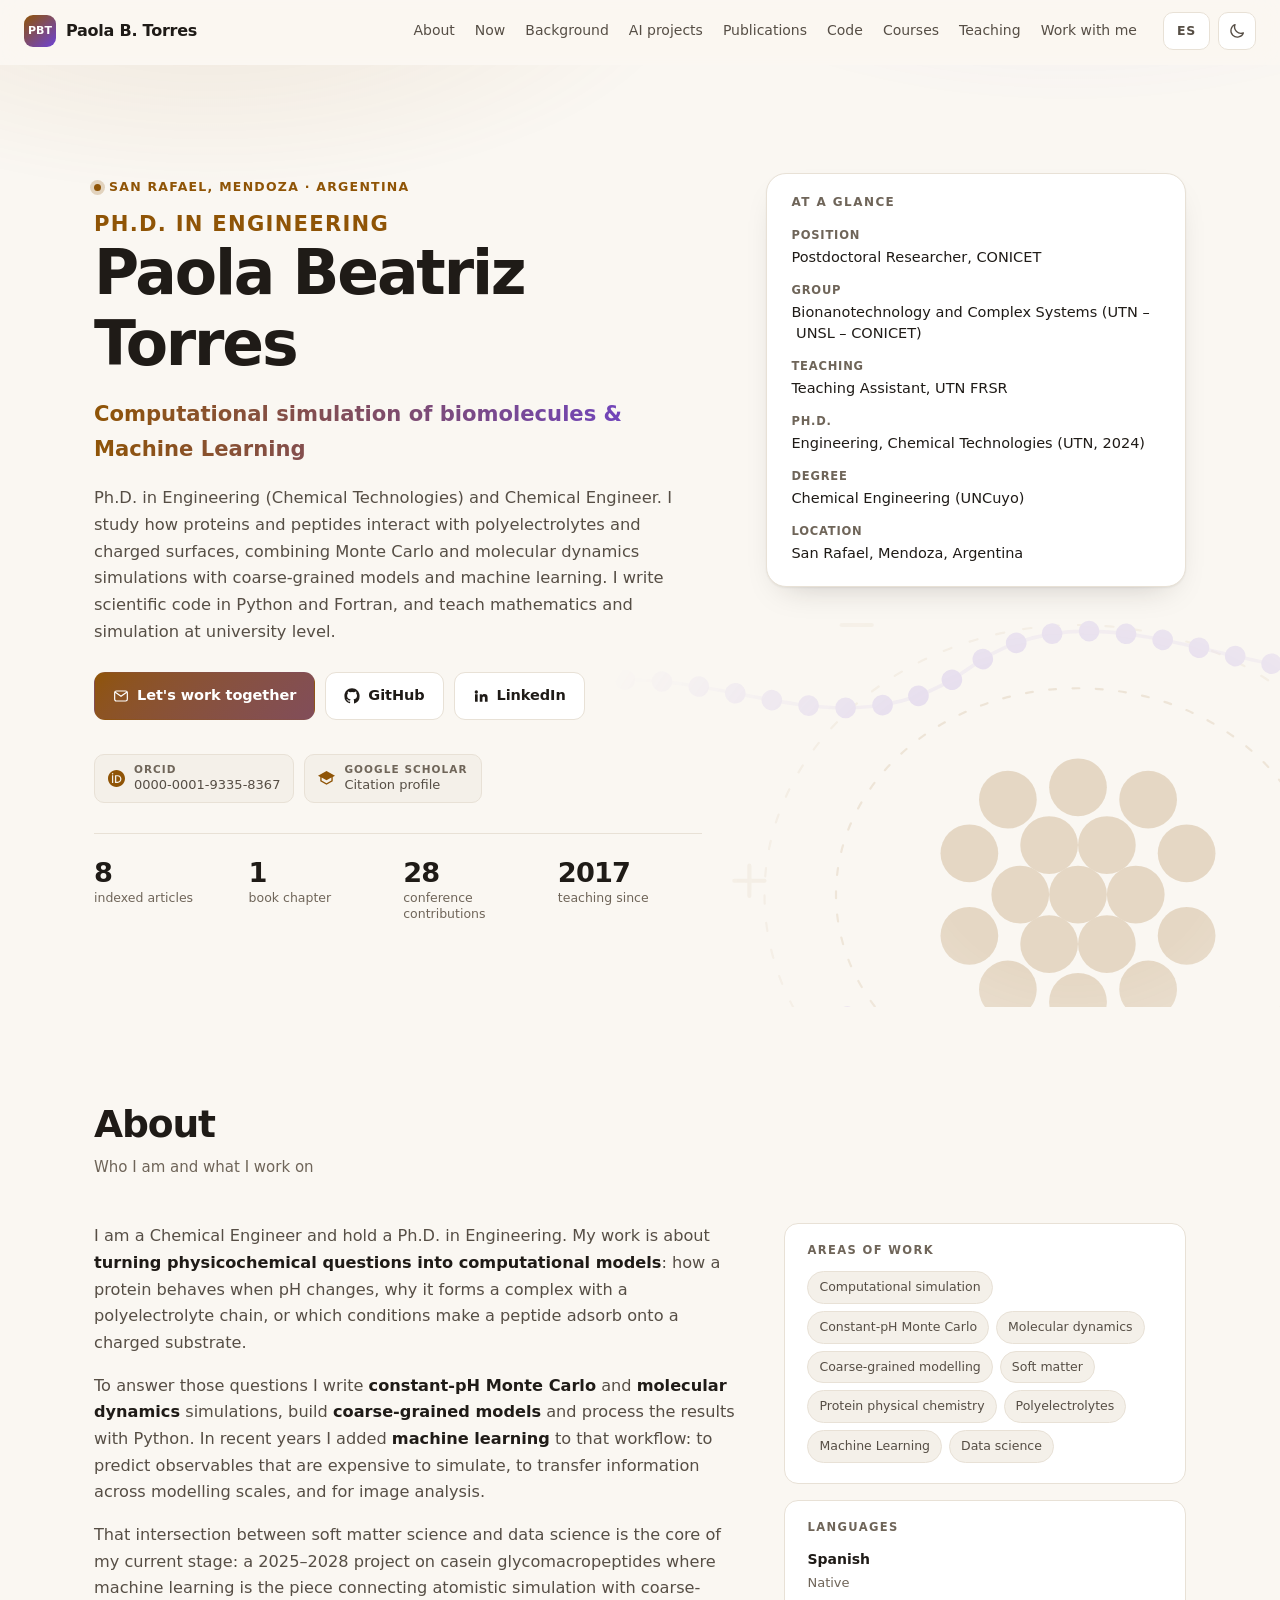
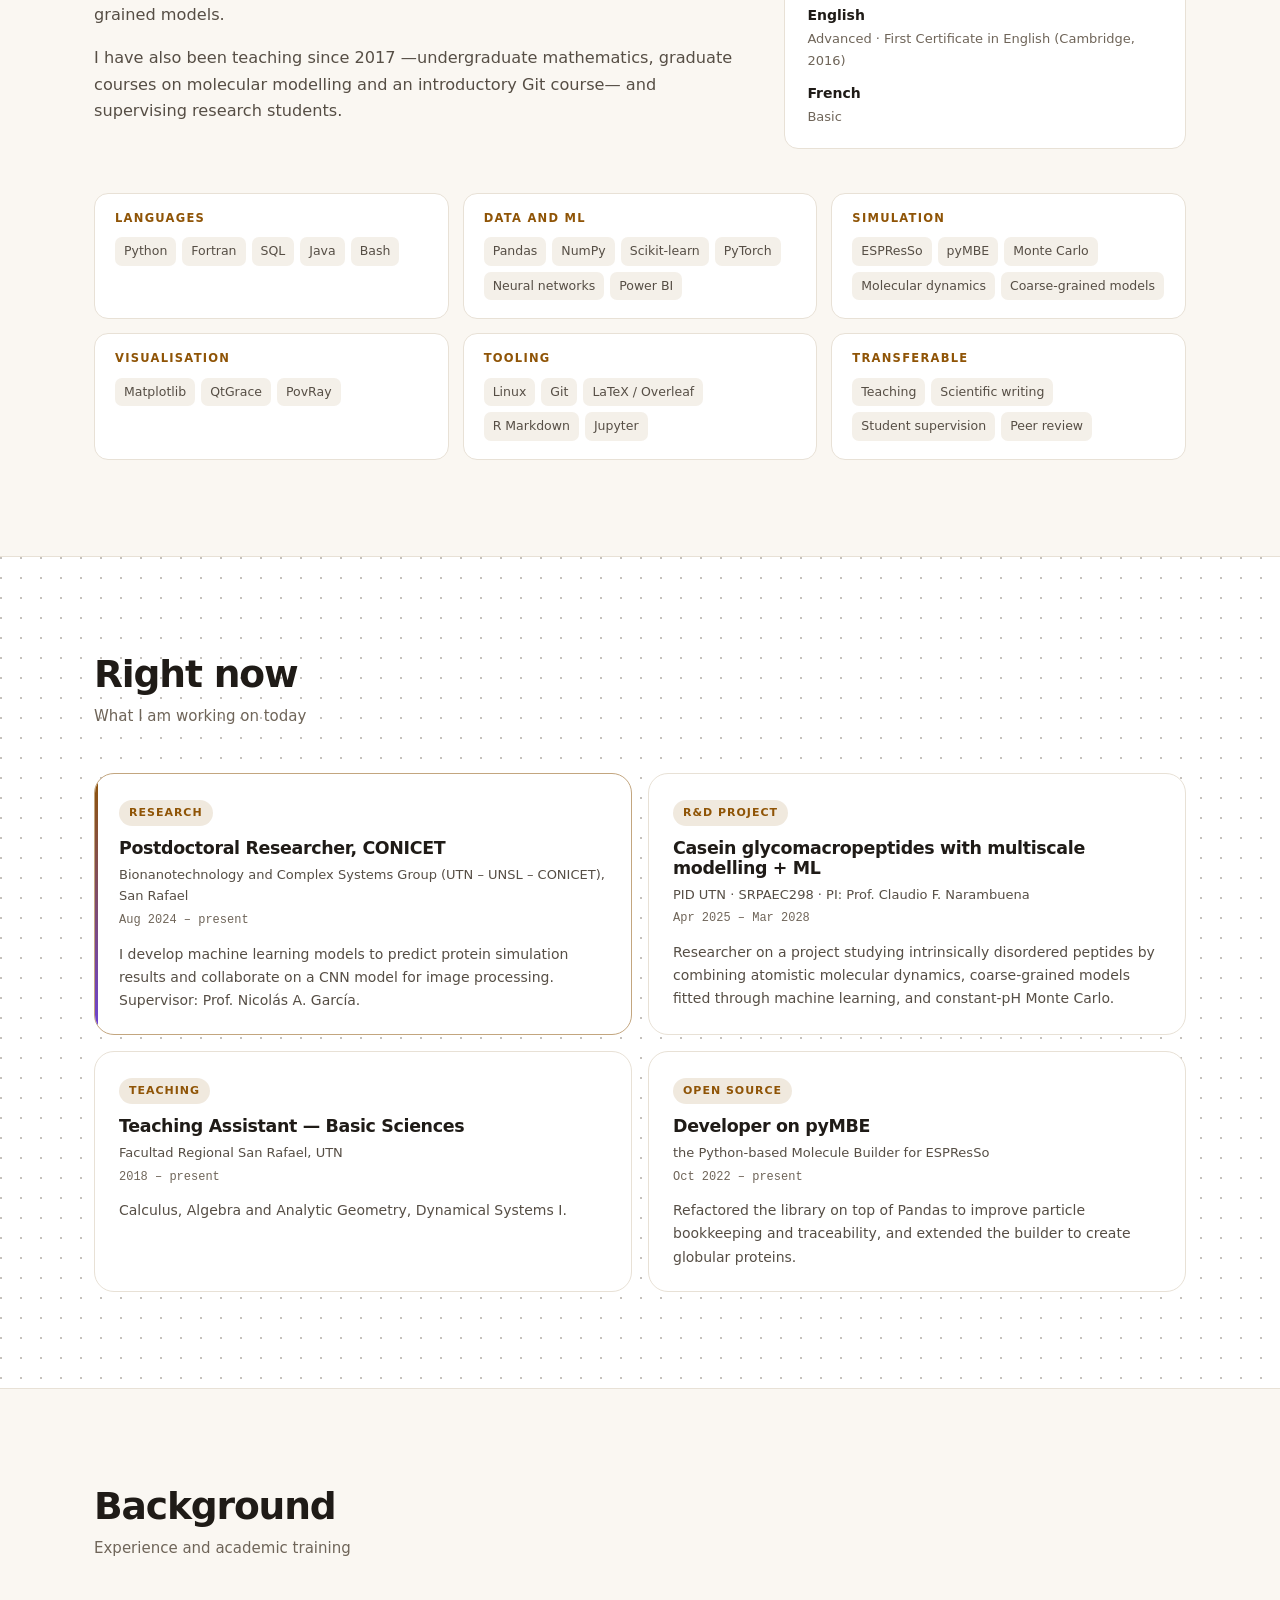
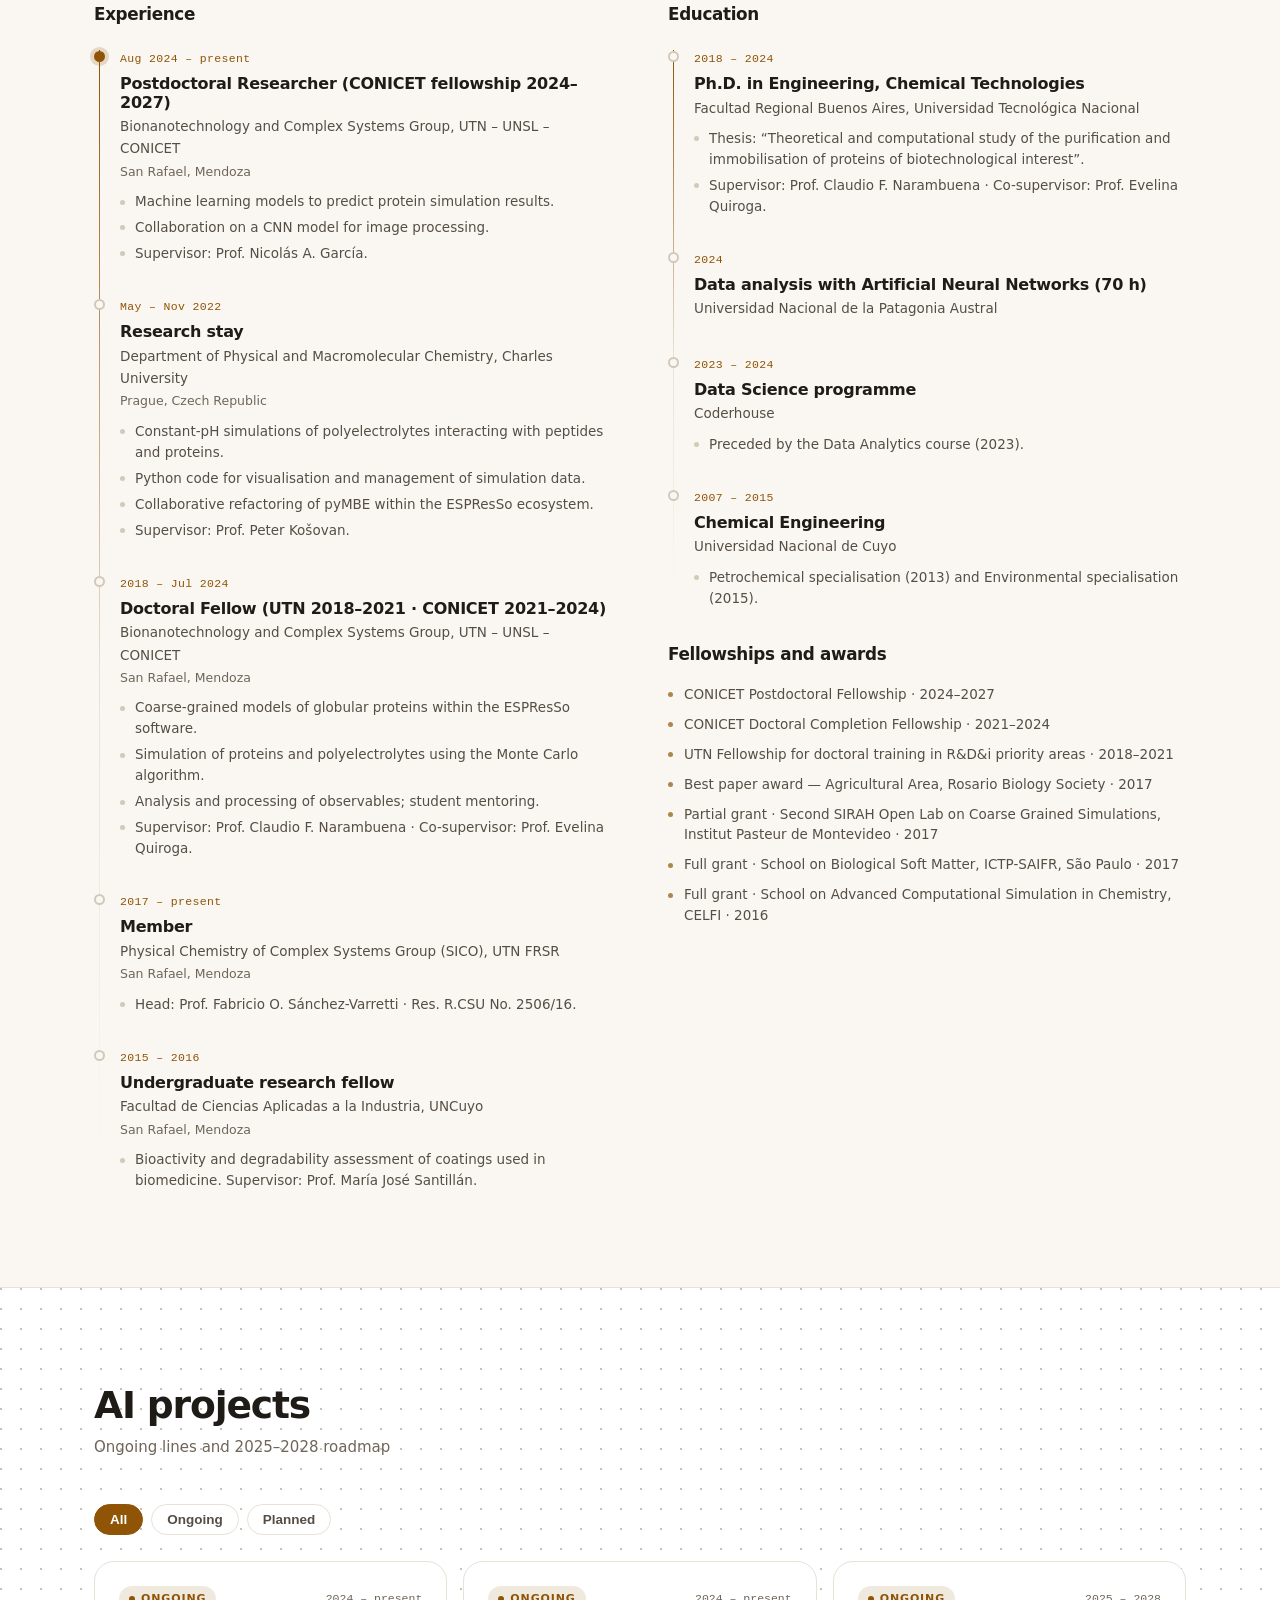
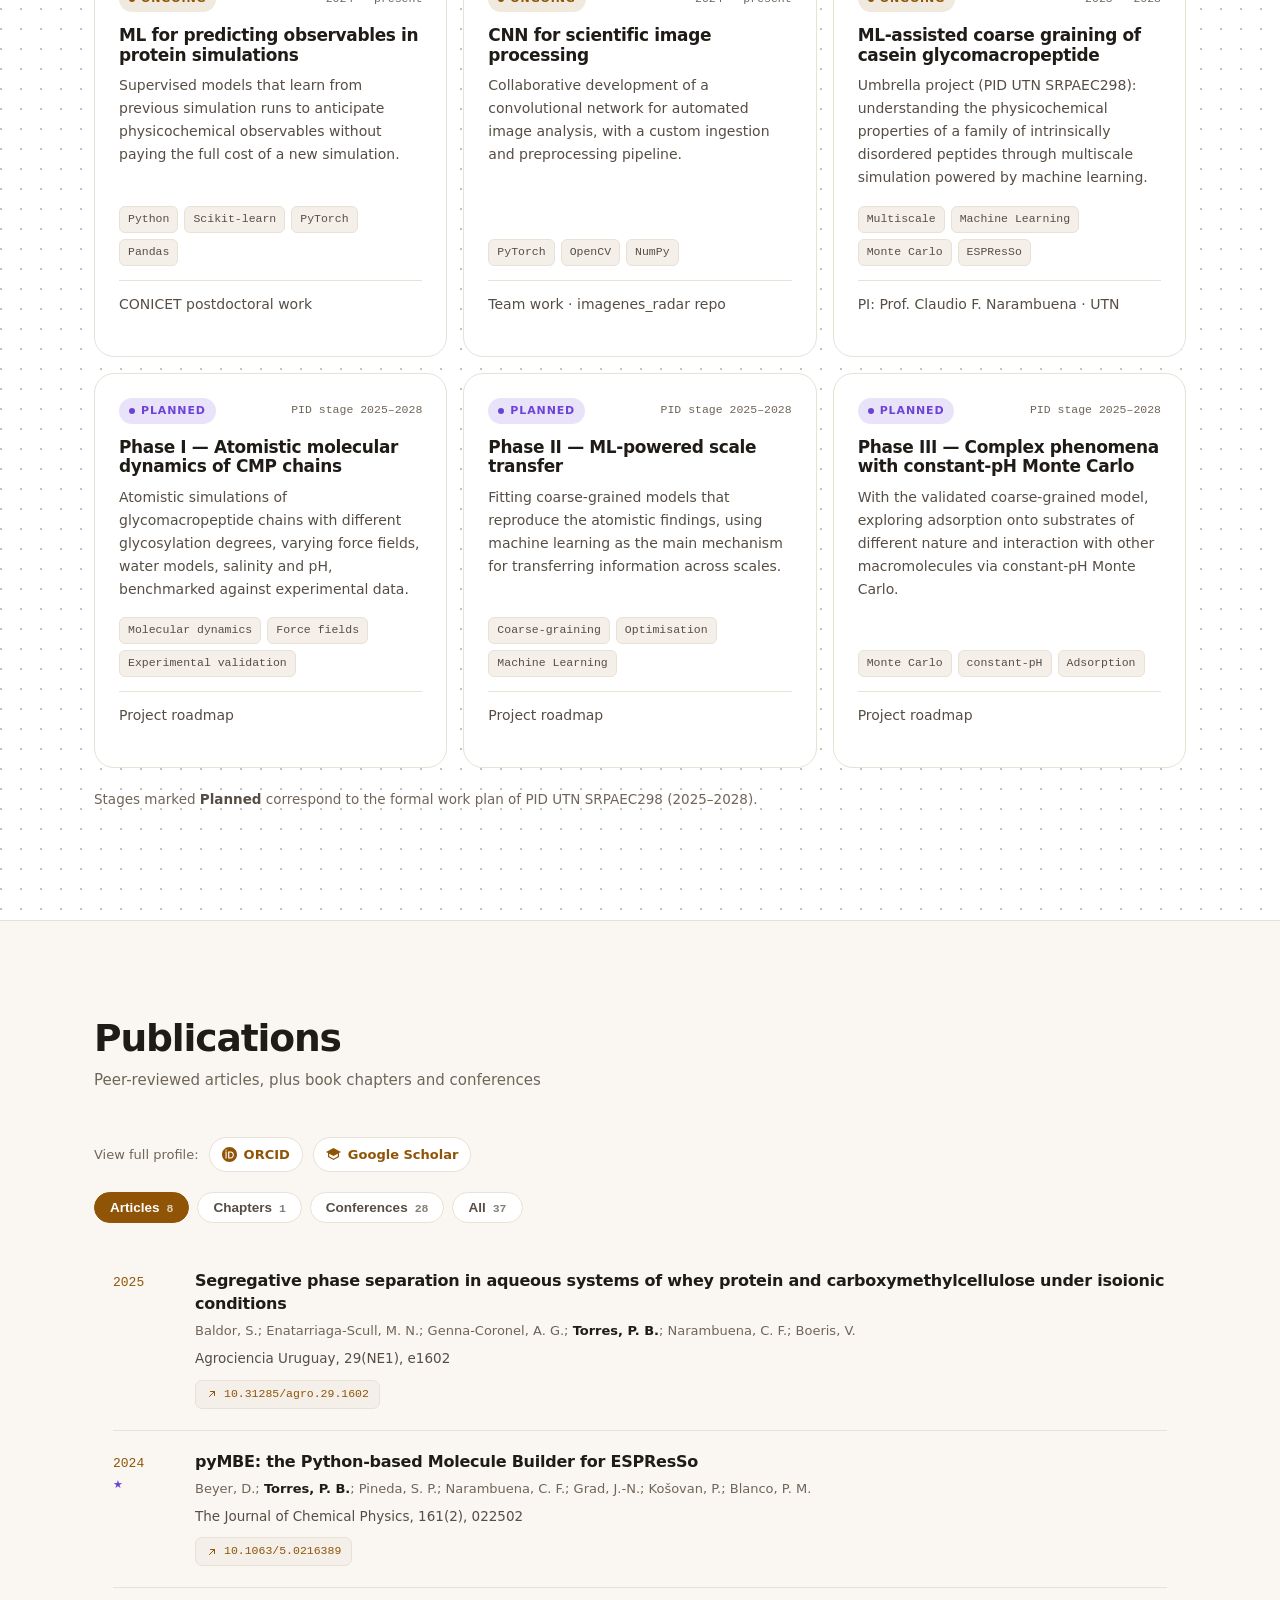
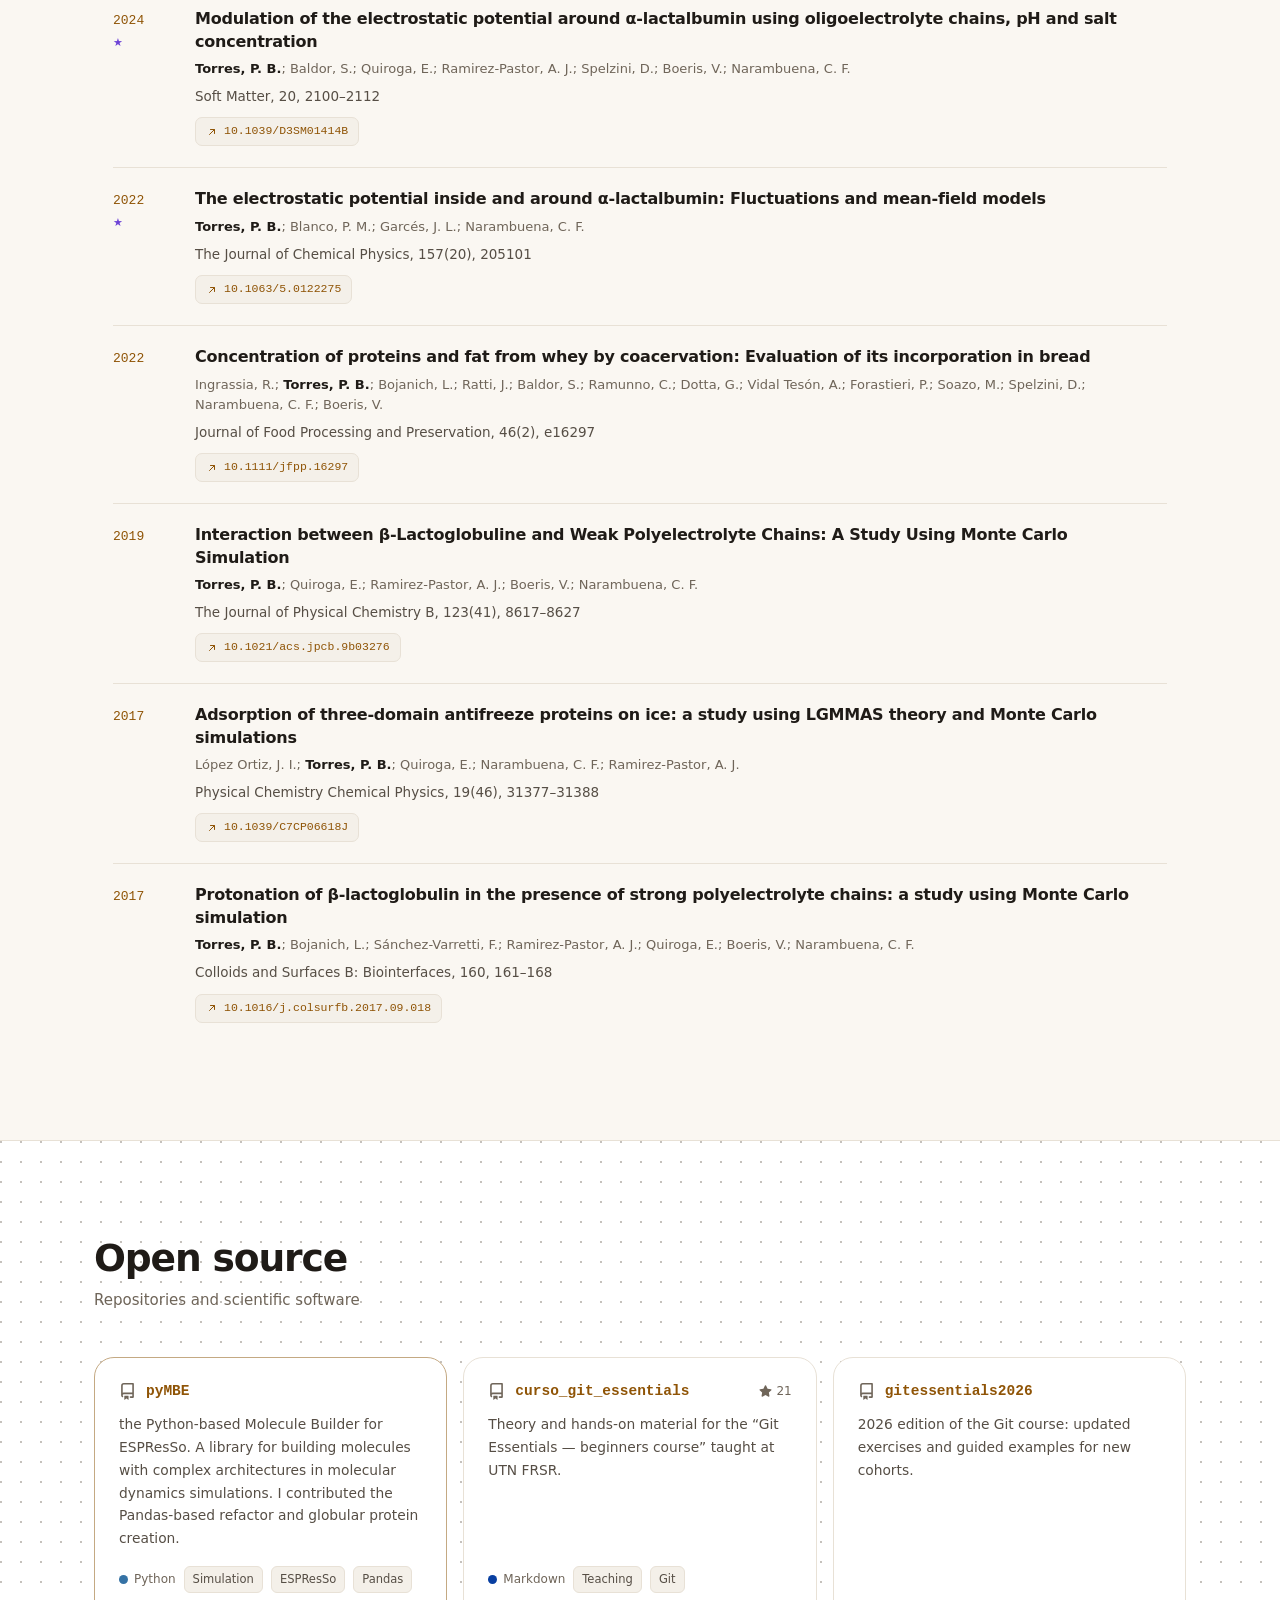
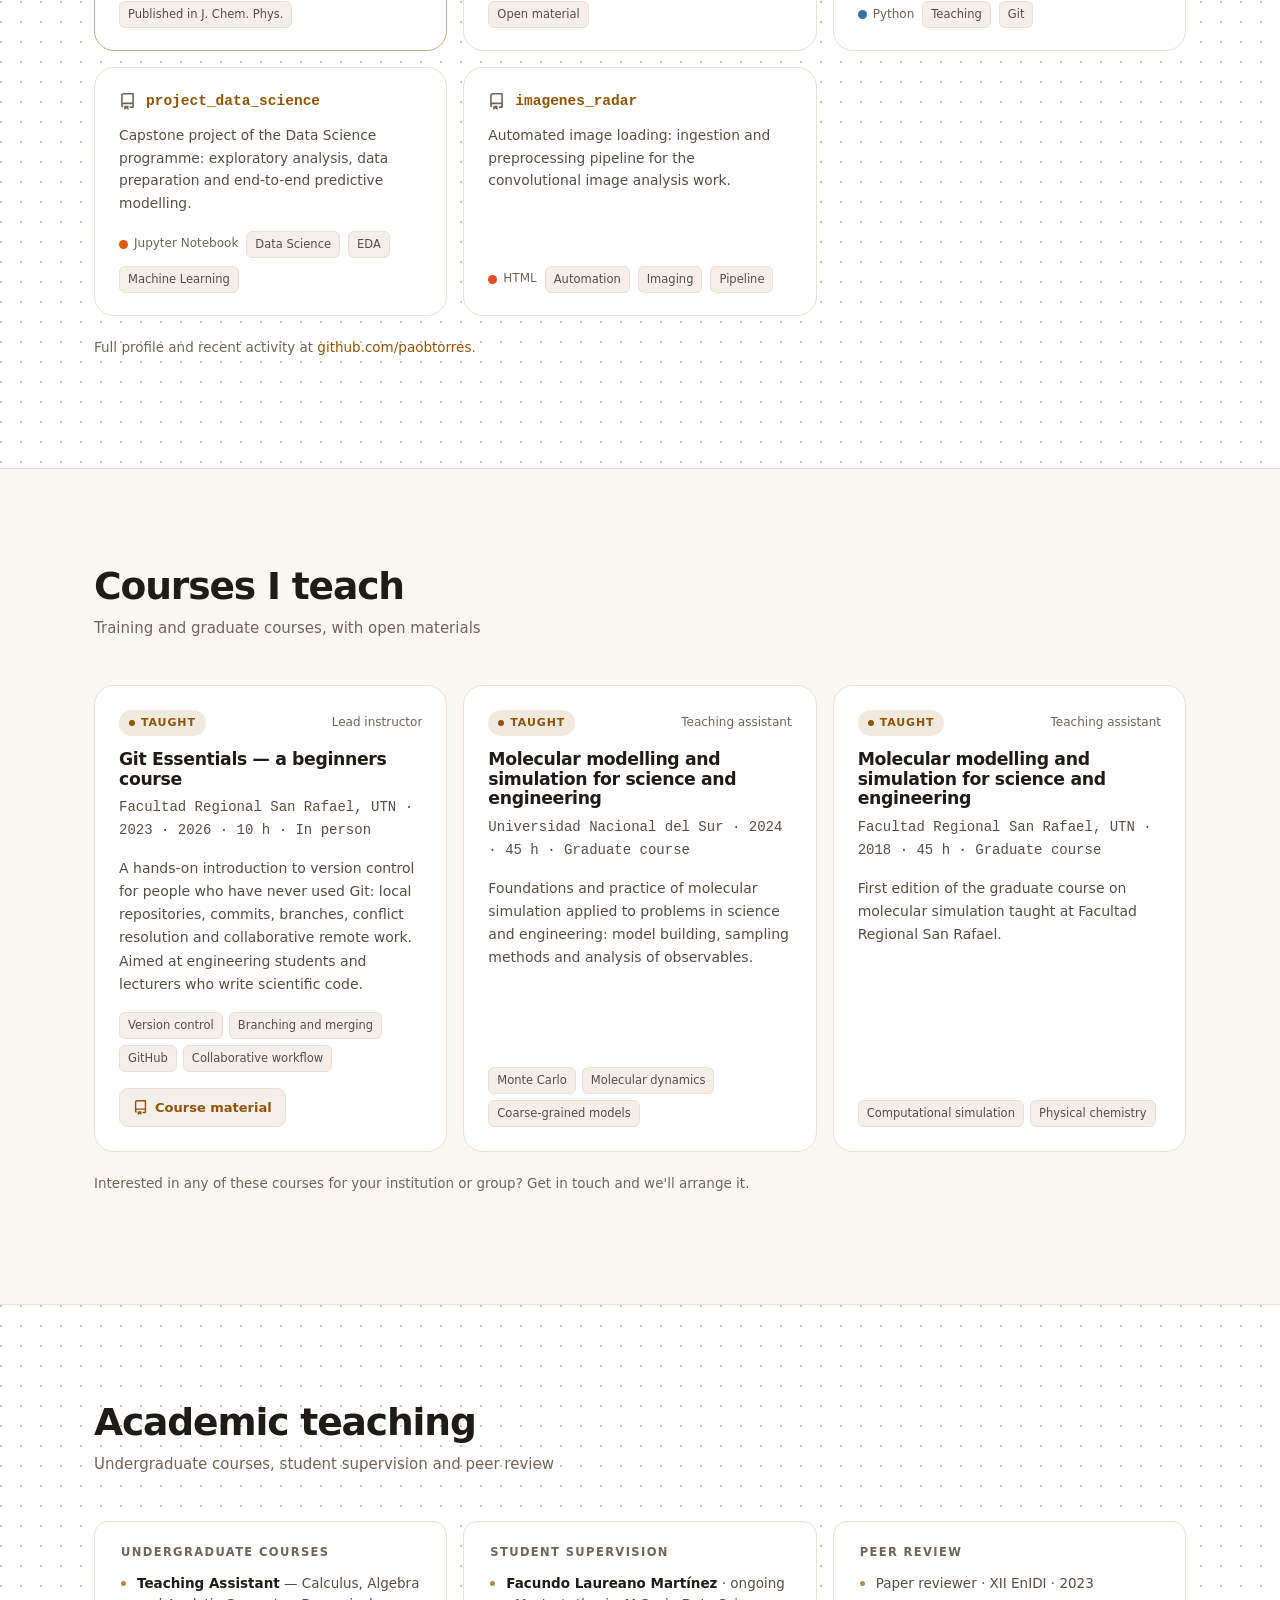
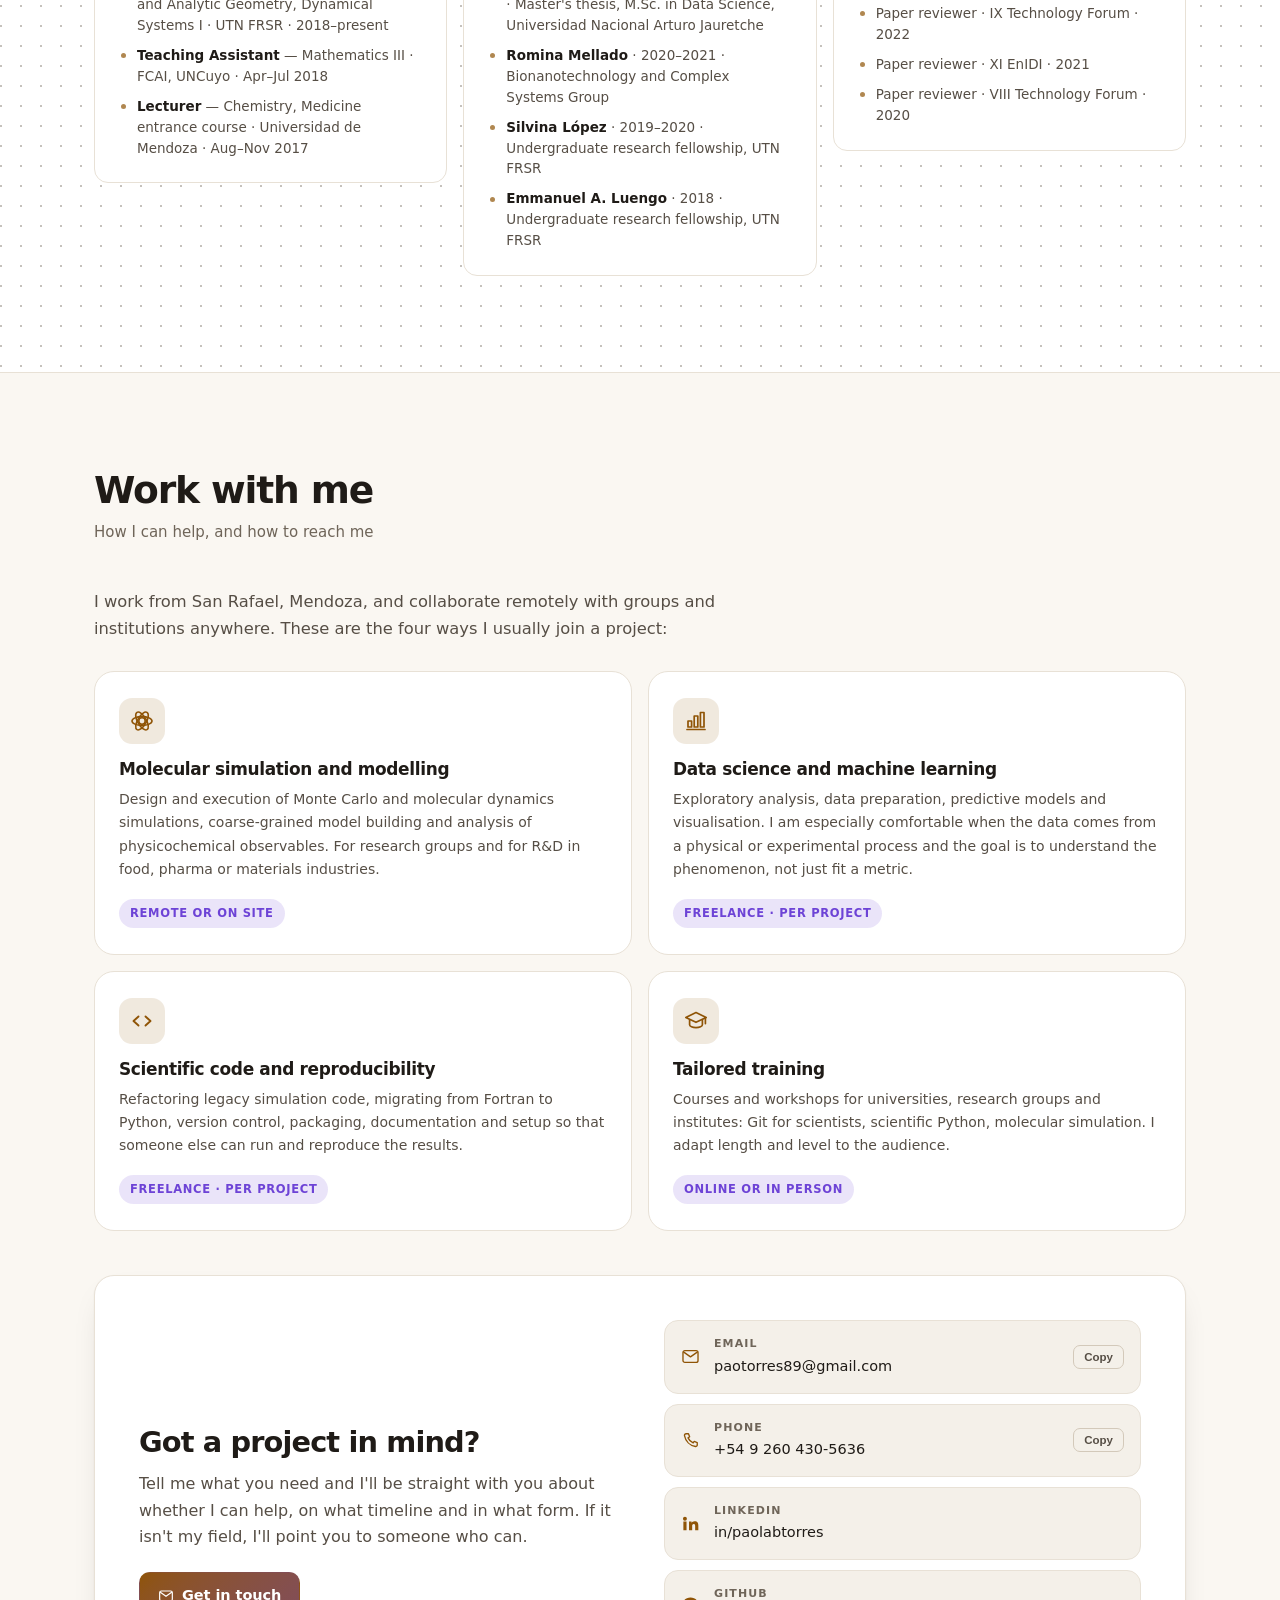
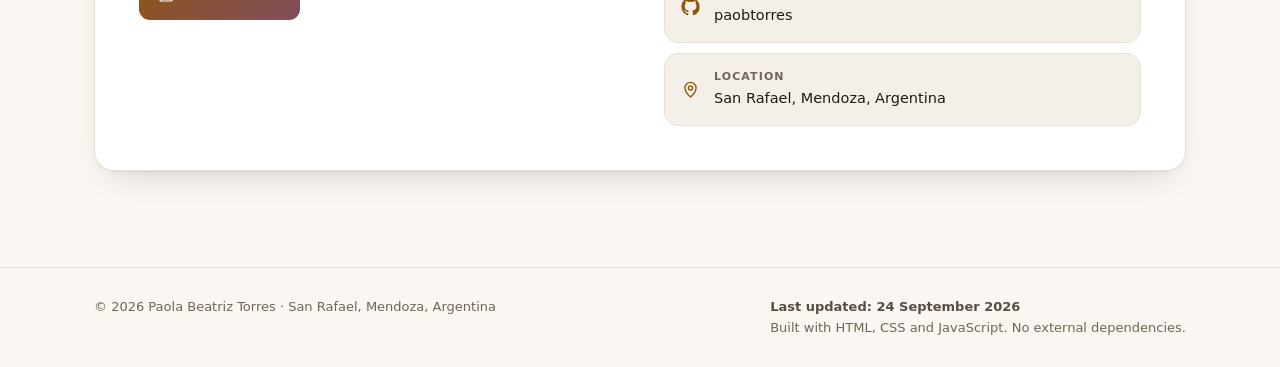
<file: index.html>
<!DOCTYPE html>
<html lang="es">
<head>
  <meta charset="utf-8">
  <meta name="viewport" content="width=device-width, initial-scale=1">
  <title>Dra. Ing. Paola Beatriz Torres — Simulación Computacional &amp; Machine Learning</title>
  <meta name="description" content="Dra. Ing. Paola Beatriz Torres. Doctora en Ingeniería (UTN), investigadora posdoctoral CONICET. Simulación computacional de biomoléculas, modelado de grano grueso y aprendizaje automático. Publicaciones, proyectos de IA, cursos y colaboraciones.">
  <meta name="author" content="Paola Beatriz Torres">
  <meta name="theme-color" content="#131211">
  <link rel="canonical" href="https://paobtorres.github.io/">

  <!-- Tarjeta de vista previa al compartir el enlace (LinkedIn, WhatsApp, X…).
       og:image tiene que ser absoluta: los scrapers no resuelven rutas
       relativas. og.png se genera con og.source.html; si cambia el nombre o el
       cargo, regenerar la imagen además de tocar estas etiquetas. -->
  <meta property="og:type" content="profile">
  <meta property="og:site_name" content="Paola Beatriz Torres">
  <meta property="og:url" content="https://paobtorres.github.io/">
  <meta property="og:title" content="Dra. Ing. Paola Beatriz Torres — Simulación &amp; Machine Learning">
  <meta property="og:description" content="Investigadora posdoctoral CONICET. Simulación computacional de biomoléculas, modelado de grano grueso y aprendizaje automático.">
  <meta property="og:image" content="https://paobtorres.github.io/og.png">
  <meta property="og:image:width" content="1200">
  <meta property="og:image:height" content="630">
  <meta property="og:image:alt" content="Dra. Ing. Paola Beatriz Torres — Simulación computacional de biomoléculas y Machine Learning.">
  <meta property="og:locale" content="es_AR">
  <meta property="og:locale:alternate" content="en_US">
  <meta property="profile:first_name" content="Paola Beatriz">
  <meta property="profile:last_name" content="Torres">

  <meta name="twitter:card" content="summary_large_image">
  <meta name="twitter:title" content="Dra. Ing. Paola Beatriz Torres — Simulación &amp; Machine Learning">
  <meta name="twitter:description" content="Investigadora posdoctoral CONICET. Simulación computacional de biomoléculas, modelado de grano grueso y aprendizaje automático.">
  <meta name="twitter:image" content="https://paobtorres.github.io/og.png">

  <!-- Datos estructurados: le dicen al buscador quién sos, dónde trabajás y
       cuáles son tus perfiles académicos. Todo lo de acá tiene que coincidir
       con datos.js; si cambia uno, cambiar el otro. -->
  <script type="application/ld+json">
  {
    "@context": "https://schema.org",
    "@type": "Person",
    "name": "Paola Beatriz Torres",
    "givenName": "Paola Beatriz",
    "familyName": "Torres",
    "honorificPrefix": "Dra. Ing.",
    "jobTitle": "Investigadora Posdoctoral",
    "description": "Doctora en Ingeniería (mención Tecnologías Químicas) e Ingeniera Química. Simulación computacional de biomoléculas, modelado de grano grueso y aprendizaje automático.",
    "url": "https://paobtorres.github.io/",
    "image": "https://paobtorres.github.io/og.png",
    "email": "mailto:paotorres89@gmail.com",
    "telephone": "+54-9-260-430-5636",
    "identifier": "https://orcid.org/0000-0001-9335-8367",
    "worksFor": {
      "@type": "Organization",
      "name": "Consejo Nacional de Investigaciones Científicas y Técnicas (CONICET)",
      "url": "https://www.conicet.gov.ar/"
    },
    "affiliation": {
      "@type": "Organization",
      "name": "Grupo de Bionanotecnología y Sistemas Complejos (UTN – UNSL – CONICET)"
    },
    "alumniOf": [
      {
        "@type": "CollegeOrUniversity",
        "name": "Universidad Tecnológica Nacional",
        "url": "https://www.utn.edu.ar/"
      },
      {
        "@type": "CollegeOrUniversity",
        "name": "Universidad Nacional de Cuyo",
        "url": "https://www.uncuyo.edu.ar/"
      }
    ],
    "address": {
      "@type": "PostalAddress",
      "addressLocality": "San Rafael",
      "addressRegion": "Mendoza",
      "addressCountry": "AR"
    },
    "knowsLanguage": ["es", "en"],
    "knowsAbout": [
      "Simulación computacional",
      "Monte Carlo a pH constante",
      "Dinámica molecular",
      "Modelado de grano grueso",
      "Materia blanda",
      "Fisicoquímica de proteínas",
      "Polielectrolitos",
      "Machine Learning",
      "Ciencia de datos"
    ],
    "sameAs": [
      "https://orcid.org/0000-0001-9335-8367",
      "https://scholar.google.com/citations?user=IGoJvPAAAAAJ",
      "https://www.linkedin.com/in/paolabtorres/",
      "https://github.com/paobtorres"
    ]
  }
  </script>

  <!-- Aplica tema e idioma antes de pintar, para evitar parpadeos. -->
  <script>
    (function () {
      try {
        var t = localStorage.getItem("pt-theme");
        if (!t) t = window.matchMedia("(prefers-color-scheme: light)").matches ? "light" : "dark";
        document.documentElement.setAttribute("data-theme", t);
        var m = document.querySelector('meta[name="theme-color"]');
        if (m) m.setAttribute("content", t === "light" ? "#faf7f2" : "#131211");

        var q = new URLSearchParams(location.search);

        var p = q.get("lang");
        var l = p || localStorage.getItem("pt-lang") ||
                ((navigator.language || "es").slice(0, 2) === "en" ? "en" : "es");
        document.documentElement.lang = (l === "en" ? "en" : "es");
      } catch (e) {}
    })();
  </script>

  <link rel="stylesheet" href="styles.css">
  <link rel="icon" href="data:image/svg+xml,<svg xmlns='http://www.w3.org/2000/svg' viewBox='0 0 100 100'><rect width='100' height='100' rx='22' fill='%23f0a93c'/><text y='.9em' x='50%25' text-anchor='middle' font-size='40' font-family='system-ui,sans-serif' font-weight='700' fill='%232b1b03'>PBT</text></svg>">
</head>
<body>

<a class="skip-link" href="#contenido" id="skipLink">Saltar al contenido</a>

<!-- ============ NAV ============ -->
<header class="nav" id="nav">
  <div class="nav__inner">
    <a class="nav__brand" href="#inicio">
      <span class="nav__mark" aria-hidden="true">PBT</span>
      <span class="nav__brandtext" id="brandText"></span>
    </a>

    <nav class="nav__links" id="navLinks"></nav>

    <div class="nav__actions">
      <button class="langbtn" id="langToggle" type="button"></button>
      <button class="iconbtn" id="themeToggle" type="button">
        <svg class="ico-sun" viewBox="0 0 24 24" aria-hidden="true"><circle cx="12" cy="12" r="4.2"/><path d="M12 2v2.6M12 19.4V22M2 12h2.6M19.4 12H22M4.9 4.9l1.9 1.9M17.2 17.2l1.9 1.9M19.1 4.9l-1.9 1.9M6.8 17.2l-1.9 1.9"/></svg>
        <svg class="ico-moon" viewBox="0 0 24 24" aria-hidden="true"><path d="M20.5 14.6A8.6 8.6 0 0 1 9.4 3.5a8.6 8.6 0 1 0 11.1 11.1z"/></svg>
      </button>
      <button class="iconbtn nav__burger" id="navBurger" type="button" aria-expanded="false" aria-controls="navLinks">
        <svg viewBox="0 0 24 24" aria-hidden="true"><path d="M3.5 7h17M3.5 12h17M3.5 17h17"/></svg>
      </button>
    </div>
  </div>
  <div class="nav__progress" id="navProgress" aria-hidden="true"></div>
</header>

<main id="contenido">

  <!-- ============ HERO ============ -->
  <section class="hero" id="inicio">
    <div class="hero__glow" aria-hidden="true"></div>

    <!-- Motivo decorativo de fondo: modelo de grano grueso (proteína globular
         + cadenas de polielectrolito + contornos de potencial). Ornamental. -->
    <div class="hero__motivo" aria-hidden="true">
      <svg viewBox="0 0 640 520" fill="none">
        <g stroke="var(--accent)" stroke-linecap="round">
          <ellipse class="motivo__contorno" cx="400" cy="260" rx="228" ry="196" stroke-width="1.6" opacity=".5"  stroke-dasharray="6 14"/>
          <ellipse class="motivo__contorno" cx="400" cy="260" rx="176" ry="150" stroke-width="1.6" opacity=".75" stroke-dasharray="5 12"/>
        </g>
        <g stroke="var(--accent-2)" stroke-linecap="round">
          <path d="M-30 372C86 436 190 296 300 372s224-72 400 -16" stroke-width="2.6" opacity=".45"/>
          <path d="M-30 372C86 436 190 296 300 372s224-72 400 -16" stroke-width="15" stroke-dasharray="0.01 27"/>
          <path d="M-30 138C92 46 208 178 320 96s232 52 380 -18" stroke-width="2.6" opacity=".45"/>
          <path d="M-30 138C92 46 208 178 320 96s232 52 380 -18" stroke-width="15" stroke-dasharray="0.01 27"/>
        </g>
        <g class="motivo__nucleo" fill="var(--accent)">
          <circle cx="479" cy="290" r="21"/><circle cx="451" cy="329" r="21"/>
          <circle cx="400" cy="338" r="21"/><circle cx="349" cy="329" r="21"/>
          <circle cx="321" cy="290" r="21"/><circle cx="321" cy="230" r="21"/>
          <circle cx="349" cy="191" r="21"/><circle cx="400" cy="182" r="21"/>
          <circle cx="451" cy="191" r="21"/><circle cx="479" cy="230" r="21"/>
          <circle cx="442" cy="260" r="21"/><circle cx="421" cy="224" r="21"/>
          <circle cx="379" cy="224" r="21"/><circle cx="358" cy="260" r="21"/>
          <circle cx="379" cy="296" r="21"/><circle cx="421" cy="296" r="21"/>
          <circle cx="400" cy="260" r="21"/>
        </g>
        <g stroke="var(--accent)" stroke-width="3" stroke-linecap="round" opacity=".55">
          <path d="M150 250h22M161 239v22"/><path d="M576 226h22M587 215v22"/>
          <path d="M228 64h22"/><path d="M540 452h22"/>
        </g>
      </svg>
    </div>

    <div class="wrap hero__grid">
      <div class="hero__main">
        <p class="eyebrow" id="heroEyebrow"></p>
        <h1 class="hero__name" id="heroName"></h1>
        <p class="hero__role" id="heroRole"></p>
        <p class="hero__lede" id="heroLede"></p>
        <div class="hero__cta" id="heroCta"></div>
        <ul class="hero__perfiles" id="heroPerfiles"></ul>
        <ul class="hero__stats" id="heroStats"></ul>
      </div>
      <aside class="hero__card" id="heroCard"></aside>
    </div>
  </section>

  <!-- ============ PERFIL ============ -->
  <section class="section" id="perfil">
    <div class="wrap">
      <div class="sec-head"><h2 data-t="perfil"></h2><p class="sec-sub" data-s="perfil"></p></div>
      <div class="perfil">
        <div class="perfil__text" id="perfilText"></div>
        <div class="perfil__side">
          <div class="panel"><h3 class="panel__title" data-t="areas"></h3><ul class="taglist" id="perfilAreas"></ul></div>
          <div class="panel"><h3 class="panel__title" data-t="idiomas"></h3><ul class="kvlist" id="perfilIdiomas"></ul></div>
        </div>
      </div>
      <div class="skills" id="skills"></div>
    </div>
  </section>

  <!-- ============ ACTUALIDAD ============ -->
  <section class="section section--alt" id="actualidad">
    <div class="wrap">
      <div class="sec-head"><h2 data-t="actualidad"></h2><p class="sec-sub" data-s="actualidad"></p></div>
      <div class="nowgrid" id="nowGrid"></div>
    </div>
  </section>

  <!-- ============ TRAYECTORIA ============ -->
  <section class="section" id="trayectoria">
    <div class="wrap">
      <div class="sec-head"><h2 data-t="trayectoria"></h2><p class="sec-sub" data-s="trayectoria"></p></div>
      <div class="tray">
        <div class="tray__col">
          <h3 class="tray__title" data-t="experiencia"></h3>
          <ol class="timeline" id="tlExperiencia"></ol>
        </div>
        <div class="tray__col">
          <h3 class="tray__title" data-t="formacion"></h3>
          <ol class="timeline" id="tlFormacion"></ol>
          <h3 class="tray__title tray__title--sp" data-t="becas"></h3>
          <ul class="minilist" id="listBecas"></ul>
        </div>
      </div>
    </div>
  </section>

  <!-- ============ PROYECTOS DE IA ============ -->
  <section class="section section--alt" id="ia">
    <div class="wrap">
      <div class="sec-head"><h2 data-t="ia"></h2><p class="sec-sub" data-s="ia"></p></div>
      <div class="filters" id="iaFilters" role="group"></div>
      <div class="iagrid" id="iaGrid"></div>
      <p class="note" id="iaNote"></p>
    </div>
  </section>

  <!-- ============ PUBLICACIONES ============ -->
  <section class="section" id="publicaciones">
    <div class="wrap">
      <div class="sec-head"><h2 data-t="publicaciones"></h2><p class="sec-sub" data-s="publicaciones"></p></div>
      <div class="perfilesbar" id="pubPerfiles"></div>
      <div class="filters" id="pubFilters" role="group"></div>
      <ol class="publist" id="pubList"></ol>
    </div>
  </section>

  <!-- ============ CÓDIGO ============ -->
  <section class="section section--alt" id="codigo">
    <div class="wrap">
      <div class="sec-head"><h2 data-t="codigo"></h2><p class="sec-sub" data-s="codigo"></p></div>
      <div class="repogrid" id="repoGrid"></div>
      <p class="note" id="repoNote"></p>
    </div>
  </section>

  <!-- ============ CURSOS ============ -->
  <section class="section" id="cursos">
    <div class="wrap">
      <div class="sec-head"><h2 data-t="cursos"></h2><p class="sec-sub" data-s="cursos"></p></div>
      <div class="cursogrid" id="cursoGrid"></div>
      <p class="note" id="cursoNota"></p>
    </div>
  </section>

  <!-- ============ DOCENCIA ============ -->
  <section class="section section--alt" id="docencia">
    <div class="wrap">
      <div class="sec-head"><h2 data-t="docencia"></h2><p class="sec-sub" data-s="docencia"></p></div>
      <div class="docgrid">
        <div class="panel panel--lg"><h3 class="panel__title" data-t="catedras"></h3><ul class="minilist" id="listDocencia"></ul></div>
        <div class="panel panel--lg"><h3 class="panel__title" data-t="becarios"></h3><ul class="minilist" id="listBecarios"></ul></div>
        <div class="panel panel--lg"><h3 class="panel__title" data-t="evaluacion"></h3><ul class="minilist" id="listEval"></ul></div>
      </div>
    </div>
  </section>

  <!-- ============ COLABORACIONES ============ -->
  <!-- Colaboremos y Contacto eran dos secciones seguidas que decían lo mismo:
       cada una cerraba con su propio «escribime». Ahora es una sola: primero
       en qué puedo sumar, después cómo escribirme. -->
  <section class="section" id="colaborar">
    <div class="wrap">
      <div class="sec-head"><h2 data-t="colaborar"></h2><p class="sec-sub" data-s="colaborar"></p></div>
      <p class="lead" id="buscoIntro"></p>
      <div class="buscogrid" id="buscoGrid"></div>
      <div class="contact" id="contact"></div>
    </div>
  </section>

</main>

<footer class="foot">
  <div class="wrap foot__inner">
    <p id="footLeft"></p>
    <p id="footRight"></p>
  </div>
</footer>

<noscript>
  <div class="wrap" style="padding:2rem 0">
    <p><strong>Esta página necesita JavaScript / This page requires JavaScript.</strong>
    <a href="mailto:paotorres89@gmail.com">paotorres89@gmail.com</a> &middot;
    <a href="https://orcid.org/0000-0001-9335-8367">ORCID</a> &middot;
    <a href="https://github.com/paobtorres">GitHub</a> &middot;
    <a href="https://www.linkedin.com/in/paolabtorres/">LinkedIn</a></p>
  </div>
</noscript>

<script src="datos.js"></script>
<script src="datos.en.js"></script>
<script src="app.js"></script>
</body>
</html>
</file>
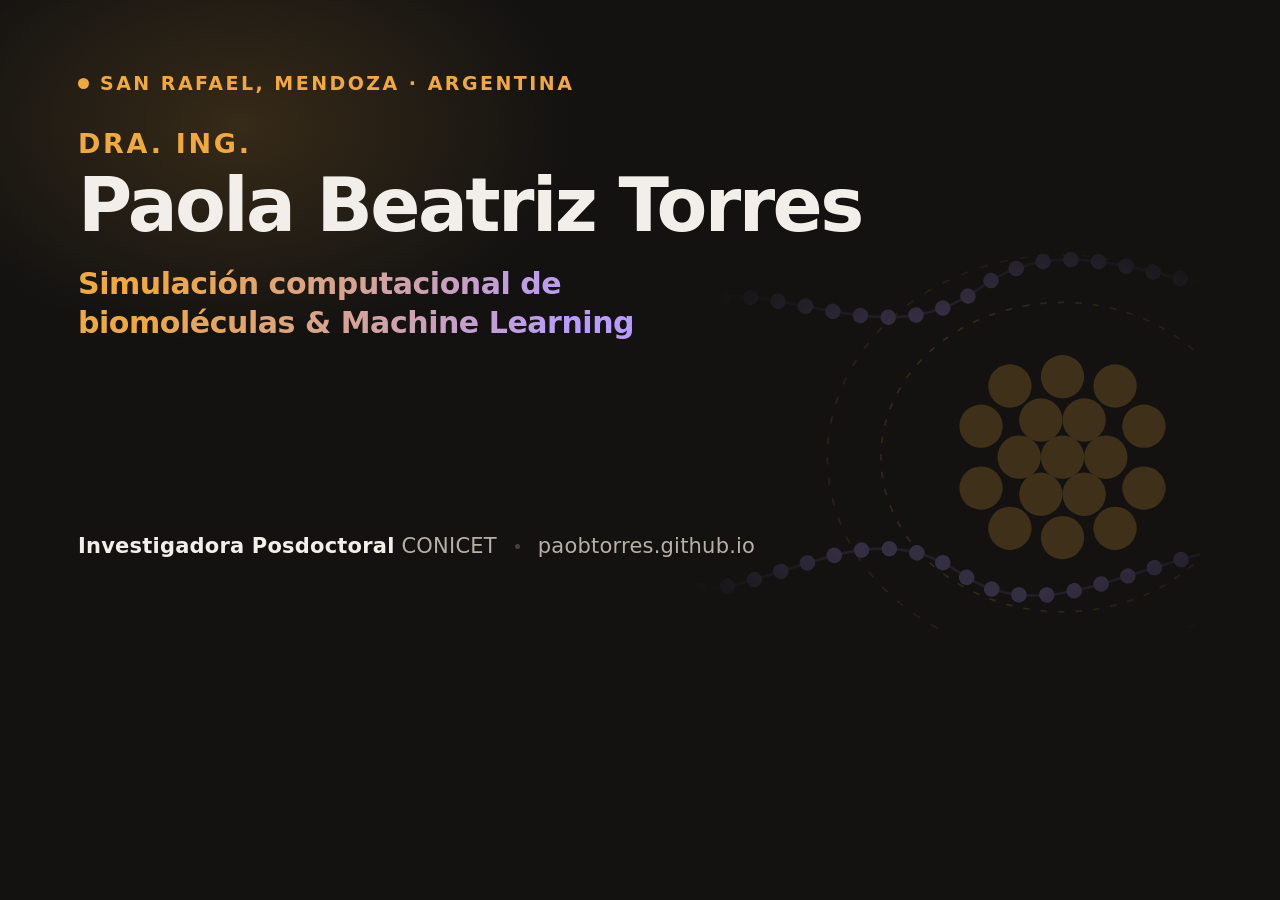
<file: og.source.html>
<!DOCTYPE html>
<html lang="es">
<head>
<meta charset="utf-8">
<style>
  * { margin: 0; padding: 0; box-sizing: border-box; }
  html, body { width: 1200px; height: 630px; overflow: hidden; }
  body {
    background: #131211;
    color: #f2eee9;
    font-family: system-ui, -apple-system, "Segoe UI", Roboto, Helvetica, Arial, sans-serif;
    position: relative;
  }
  .glow {
    position: absolute; inset: -30% 40% 30% -20%;
    background: radial-gradient(closest-side, rgba(240,169,60,.16), transparent 70%);
  }
  .motivo {
    position: absolute; right: -110px; bottom: -95px; width: 660px; opacity: .2;
    -webkit-mask-image: radial-gradient(closest-side, #000 55%, transparent 100%);
            mask-image: radial-gradient(closest-side, #000 55%, transparent 100%);
  }
  .wrap { position: relative; padding: 72px 78px; height: 100%; display: flex; flex-direction: column; }
  .eyebrow {
    display: flex; align-items: center; gap: 11px;
    font-size: 19px; font-weight: 700; letter-spacing: .13em;
    text-transform: uppercase; color: #f0a93c;
  }
  .eyebrow i { width: 11px; height: 11px; border-radius: 50%; background: #f0a93c; display: block; }
  .trato { margin-top: 34px; font-size: 27px; font-weight: 700; letter-spacing: .1em; text-transform: uppercase; color: #f0a93c; }
  h1 { font-size: 74px; line-height: 1.03; letter-spacing: -.035em; font-weight: 800; margin-top: 8px; }
  .rol {
    margin-top: 22px; font-size: 30px; font-weight: 650; line-height: 1.28;
    letter-spacing: -.015em; max-width: 21.5em;
    background: linear-gradient(104deg, #f0a93c 12%, #b79cff 78%);
    -webkit-background-clip: text; background-clip: text; color: transparent;
  }
  .pie {
    margin-top: auto; display: flex; align-items: center; gap: 18px;
    font-size: 21px; color: #b8b0a6; letter-spacing: .01em;
  }
  .pie b { color: #f2eee9; font-weight: 650; }
  .sep { width: 5px; height: 5px; border-radius: 50%; background: #46403a; }
</style>
</head>
<body>
  <div class="glow"></div>

  <svg class="motivo" viewBox="0 0 640 520" fill="none">
    <g stroke="#f0a93c" stroke-linecap="round">
      <ellipse cx="400" cy="260" rx="228" ry="196" stroke-width="1.6" opacity=".5"  stroke-dasharray="6 14"/>
      <ellipse cx="400" cy="260" rx="176" ry="150" stroke-width="1.6" opacity=".75" stroke-dasharray="5 12"/>
    </g>
    <g stroke="#b79cff" stroke-linecap="round">
      <path d="M-30 372C86 436 190 296 300 372s224-72 400 -16" stroke-width="2.6" opacity=".45"/>
      <path d="M-30 372C86 436 190 296 300 372s224-72 400 -16" stroke-width="15" stroke-dasharray="0.01 27"/>
      <path d="M-30 138C92 46 208 178 320 96s232 52 380 -18" stroke-width="2.6" opacity=".45"/>
      <path d="M-30 138C92 46 208 178 320 96s232 52 380 -18" stroke-width="15" stroke-dasharray="0.01 27"/>
    </g>
    <g fill="#f0a93c">
      <circle cx="479" cy="290" r="21"/><circle cx="451" cy="329" r="21"/>
      <circle cx="400" cy="338" r="21"/><circle cx="349" cy="329" r="21"/>
      <circle cx="321" cy="290" r="21"/><circle cx="321" cy="230" r="21"/>
      <circle cx="349" cy="191" r="21"/><circle cx="400" cy="182" r="21"/>
      <circle cx="451" cy="191" r="21"/><circle cx="479" cy="230" r="21"/>
      <circle cx="442" cy="260" r="21"/><circle cx="421" cy="224" r="21"/>
      <circle cx="379" cy="224" r="21"/><circle cx="358" cy="260" r="21"/>
      <circle cx="379" cy="296" r="21"/><circle cx="421" cy="296" r="21"/>
      <circle cx="400" cy="260" r="21"/>
    </g>
  </svg>

  <div class="wrap">
    <p class="eyebrow"><i></i>San Rafael, Mendoza · Argentina</p>
    <p class="trato">Dra. Ing.</p>
    <h1>Paola Beatriz Torres</h1>
    <p class="rol">Simulación computacional de biomoléculas &amp; Machine Learning</p>
    <div class="pie">
      <span><b>Investigadora Posdoctoral</b> CONICET</span>
      <span class="sep"></span>
      <span>paobtorres.github.io</span>
    </div>
  </div>
</body>
</html>
</file>
<file: styles.css>
/* =========================================================================
   Paola B. Torres — landing profesional
   Paleta, tipografía y componentes. Tema claro/oscuro por variables.
   ========================================================================= */

/* ------------------------------------------------------------- TOKENS */
:root {
  --bg:        #131211;
  --bg-alt:    #191716;
  --surface:   #1d1b19;
  --surface-2: #262320;
  --border:    #322e2a;
  --border-2:  #46403a;
  --text:      #f2eee9;
  --text-2:    #b8b0a6;
  --muted:     #8a8178;
  --accent:    #f0a93c;
  --accent-2:  #b79cff;
  --accent-ink:#2b1b03;
  --ring:      rgba(240, 169, 60, .32);
  --shadow:    0 1px 2px rgba(0,0,0,.45), 0 12px 32px -12px rgba(0,0,0,.7);

  --wrap: 1140px;
  --r-sm: 8px;
  --r:    14px;
  --r-lg: 20px;

  --font: "Inter", ui-sans-serif, system-ui, -apple-system, "Segoe UI", Roboto,
          "Helvetica Neue", Arial, "Noto Sans", sans-serif;
  --mono: ui-monospace, SFMono-Regular, "SF Mono", Menlo, Consolas,
          "Liberation Mono", monospace;

  --step: cubic-bezier(.2,.7,.3,1);
}

html[data-theme="light"] {
  --bg:        #faf7f2;
  --bg-alt:    #ffffff;
  --surface:   #ffffff;
  --surface-2: #f4f0e9;
  --border:    #e8e1d6;
  --border-2:  #d3c9ba;
  --text:      #1f1b17;
  --text-2:    #564e45;
  --muted:     #6f6559;   /* contraste AA sobre --bg para textos chicos */
  --accent:    #8f5406;
  --accent-2:  #6d43d6;
  --accent-ink:#ffffff;
  --ring:      rgba(143, 84, 6, .26);
  --shadow:    0 1px 2px rgba(31,27,23,.06), 0 14px 34px -18px rgba(31,27,23,.26);
}

/* ------------------------------------------------------------- RESET */
*, *::before, *::after { box-sizing: border-box; }

html {
  scroll-behavior: smooth;
  scroll-padding-top: 88px;
  -webkit-text-size-adjust: 100%;
}

body {
  margin: 0;
  background: var(--bg);
  color: var(--text);
  font-family: var(--font);
  font-size: 16px;
  line-height: 1.65;
  -webkit-font-smoothing: antialiased;
  -moz-osx-font-smoothing: grayscale;
  overflow-x: hidden;
}

h1, h2, h3, h4 { margin: 0; line-height: 1.15; font-weight: 650; letter-spacing: -.02em; }
p  { margin: 0 0 1em; }
ul, ol { margin: 0; padding: 0; list-style: none; }
img { max-width: 100%; height: auto; display: block; }

a { color: var(--accent); text-decoration: none; }
a:hover { text-decoration: underline; }

:focus-visible {
  outline: 2px solid var(--accent);
  outline-offset: 3px;
  border-radius: 4px;
}

.skip-link {
  position: absolute; left: -9999px; top: 0; z-index: 200;
  background: var(--accent); color: var(--accent-ink);
  padding: .7rem 1.1rem; border-radius: 0 0 var(--r-sm) 0; font-weight: 600;
}
.skip-link:focus { left: 0; }

.wrap { width: 100%; max-width: var(--wrap); margin-inline: auto; padding-inline: 24px; }

/* ------------------------------------------------------------- NAV */
.nav {
  position: sticky; top: 0; z-index: 100;
  background: color-mix(in srgb, var(--bg) 82%, transparent);
  backdrop-filter: saturate(180%) blur(14px);
  -webkit-backdrop-filter: saturate(180%) blur(14px);
  border-bottom: 1px solid transparent;
  transition: border-color .25s var(--step), background .25s var(--step);
}
.nav.is-stuck { border-bottom-color: var(--border); }

/* Más ancho que el contenido (--wrap): con 10 secciones los enlaces no
   entran en 1140px y el nav caería siempre en modo hamburguesa. */
.nav__inner {
  max-width: 1280px; margin-inline: auto; padding: 12px 24px;
  display: flex; align-items: center; gap: 18px;
}

.nav__brand {
  display: inline-flex; align-items: center; gap: 10px;
  color: var(--text); font-weight: 650; letter-spacing: -.015em; white-space: nowrap;
}
.nav__brand:hover { text-decoration: none; }
.nav__mark {
  width: 32px; height: 32px; flex: 0 0 32px;
  display: grid; place-items: center;
  background: linear-gradient(140deg, var(--accent), var(--accent-2));
  color: var(--accent-ink); border-radius: 9px;
  /* 11px y sin separación extra: «PBT» son tres letras en un cuadro de 32px. */
  font-size: 11px; font-weight: 800; letter-spacing: 0;
}

.nav__links { margin-left: auto; display: flex; align-items: center; gap: 4px; }
.nav__links a {
  color: var(--text-2); font-size: 14px; font-weight: 500;
  /* 8px y no 10: con diez secciones los enlaces quedaban a ~50px de no entrar
     en 1280, y el ancho real depende de la fuente del sistema de quien mira. */
  padding: 7px 8px; border-radius: 999px;
  /* Sin nowrap, un enlace largo se parte en dos líneas y agranda el nav sin
     aumentar scrollWidth, con lo que la medición de ajustarNav() falla. */
  white-space: nowrap;
  transition: color .18s, background .18s;
}
.nav__links a:hover { color: var(--text); background: var(--surface-2); text-decoration: none; }
.nav__links a.is-active { color: var(--accent); background: color-mix(in srgb, var(--accent) 12%, transparent); }

.nav__actions { display: flex; align-items: center; gap: 8px; }

.iconbtn {
  width: 38px; height: 38px; display: grid; place-items: center;
  background: var(--surface); border: 1px solid var(--border);
  border-radius: 10px; color: var(--text-2); cursor: pointer;
  transition: color .18s, border-color .18s, transform .18s;
}
.iconbtn:hover { color: var(--text); border-color: var(--border-2); transform: translateY(-1px); }
.iconbtn svg { width: 18px; height: 18px; fill: none; stroke: currentColor; stroke-width: 1.7; stroke-linecap: round; stroke-linejoin: round; }

/* Iconos de marca (GitHub / LinkedIn): son de relleno, no de trazo. */
.ico-fill { fill: currentColor; stroke: none; }
.iconbtn .ico-moon { display: none; }
html[data-theme="light"] .iconbtn .ico-sun  { display: none; }
html[data-theme="light"] .iconbtn .ico-moon { display: block; }

.langbtn {
  height: 38px; padding: 0 13px;
  display: grid; place-items: center;
  background: var(--surface); border: 1px solid var(--border); border-radius: 10px;
  color: var(--text-2); cursor: pointer;
  font: 600 12.5px/1 var(--font); letter-spacing: .06em;
  transition: color .18s, border-color .18s, transform .18s;
}
.langbtn:hover { color: var(--accent); border-color: var(--accent); transform: translateY(-1px); }

.nav__burger { display: none; }

.nav__progress {
  height: 2px; width: 0%;
  background: linear-gradient(90deg, var(--accent), var(--accent-2));
  transition: width .1s linear;
}

/* ------------------------------------------------------------- HERO */
.hero { position: relative; padding: clamp(56px, 9vw, 108px) 0 clamp(48px, 7vw, 84px); overflow: hidden; }

.hero__glow {
  position: absolute; inset: -30% -10% auto -10%; height: 620px; pointer-events: none;
  background:
    radial-gradient(46% 52% at 22% 30%, color-mix(in srgb, var(--accent) 22%, transparent), transparent 70%),
    radial-gradient(42% 48% at 78% 18%, color-mix(in srgb, var(--accent-2) 20%, transparent), transparent 70%);
  filter: blur(12px);
  opacity: .75;
}
html[data-theme="light"] .hero__glow { opacity: .5; }

/* Motivo molecular de fondo: detalle decorativo, nunca protagonista. */
.hero__motivo {
  position: absolute; inset: 0; overflow: hidden;
  pointer-events: none; z-index: 0;
}
.hero__motivo svg {
  position: absolute; right: -10%; bottom: -26%;
  display: block; width: min(880px, 74%); height: auto;
  opacity: .15;
  -webkit-mask-image: radial-gradient(72% 72% at 62% 46%, #000 22%, transparent 82%);
          mask-image: radial-gradient(72% 72% at 62% 46%, #000 22%, transparent 82%);
}
html[data-theme="light"] .hero__motivo svg { opacity: .19; }
.motivo__nucleo   { animation: flotar 9s ease-in-out infinite alternate; }
.motivo__contorno { animation: fluir 40s linear infinite; }
@keyframes flotar { from { transform: translateY(5px); } to { transform: translateY(-8px); } }
@keyframes fluir  { to { stroke-dashoffset: -220; } }

.hero__grid {
  position: relative;
  display: grid; grid-template-columns: minmax(0, 1.45fr) minmax(0, 1fr);
  gap: clamp(28px, 5vw, 64px); align-items: start;
}

.eyebrow {
  display: inline-flex; align-items: center; gap: 8px;
  font-size: 12.5px; font-weight: 600; letter-spacing: .1em; text-transform: uppercase;
  color: var(--accent); margin: 0 0 14px;
}
.eyebrow::before {
  content: ""; width: 7px; height: 7px; border-radius: 50%;
  background: var(--accent); box-shadow: 0 0 0 4px color-mix(in srgb, var(--accent) 22%, transparent);
}

.hero__name {
  font-size: clamp(2.2rem, 5.6vw, 3.85rem);
  letter-spacing: -.035em; font-weight: 700; margin-bottom: .28em;
  text-wrap: balance;
}
/* «Dra. Ing.» acompaña al nombre sin competir con él. */
.hero__trato {
  display: block; margin-bottom: .1em;
  font-size: clamp(.95rem, 1.9vw, 1.32rem);
  font-weight: 600; letter-spacing: .06em; text-transform: uppercase;
  color: var(--accent);
}

.hero__avatar {
  width: 84px; height: 84px; border-radius: 50%;
  object-fit: cover; margin-bottom: 18px;
  border: 2px solid var(--border-2);
}
.hero__role {
  font-size: clamp(1.02rem, 2.1vw, 1.32rem);
  color: var(--text); font-weight: 550; margin-bottom: .85em;
  background: linear-gradient(90deg, var(--accent), var(--accent-2));
  -webkit-background-clip: text; background-clip: text;
  -webkit-text-fill-color: transparent; color: transparent;
}
.hero__lede { color: var(--text-2); font-size: 1.02rem; max-width: 60ch; }

.hero__cta { display: flex; flex-wrap: wrap; gap: 10px; margin: 26px 0 34px; }

.btn {
  display: inline-flex; align-items: center; gap: 8px;
  padding: 11px 18px; border-radius: 11px;
  font-size: 14.5px; font-weight: 600; letter-spacing: -.005em;
  border: 1px solid var(--border); background: var(--surface); color: var(--text);
  cursor: pointer; transition: transform .18s var(--step), border-color .18s, background .18s, box-shadow .18s;
}
.btn:hover { text-decoration: none; transform: translateY(-2px); border-color: var(--border-2); box-shadow: var(--shadow); }
.btn svg { width: 16px; height: 16px; flex: 0 0 16px; }
.btn--primary {
  background: linear-gradient(135deg, var(--accent), color-mix(in srgb, var(--accent) 60%, var(--accent-2)));
  border-color: transparent; color: var(--accent-ink);
}
html[data-theme="light"] .btn--primary { color: #fff; }
.btn--primary:hover { box-shadow: 0 10px 26px -10px var(--ring); }

/* Chips de perfiles académicos (ORCID, Scholar) bajo los botones del hero. */
.hero__perfiles { display: flex; flex-wrap: wrap; gap: 10px; margin: 0 0 30px; }
.hero__perfiles a {
  display: inline-flex; align-items: center; gap: 9px;
  padding: 8px 13px; border-radius: 10px;
  background: var(--surface-2); border: 1px solid var(--border); color: var(--text-2);
  transition: border-color .18s, transform .18s var(--step);
}
.hero__perfiles a:hover { text-decoration: none; border-color: var(--accent); transform: translateY(-2px); }
.hero__perfiles svg { width: 17px; height: 17px; flex: 0 0 17px; fill: var(--accent); }
.hero__perfiles span { display: grid; line-height: 1.3; }
.hero__perfiles b {
  font-size: 10.5px; letter-spacing: .1em; text-transform: uppercase;
  color: var(--muted); font-weight: 650;
}
.hero__perfiles span span, .hero__perfiles a > span { font-size: 13px; }

.hero__stats {
  display: grid; grid-template-columns: repeat(4, minmax(0, 1fr));
  gap: 10px; border-top: 1px solid var(--border); padding-top: 24px;
}
.hero__stats li { display: flex; flex-direction: column; gap: 2px; }
.hero__stats b {
  font-size: clamp(1.35rem, 3vw, 1.7rem); font-weight: 700;
  letter-spacing: -.03em; line-height: 1.1;
}
.hero__stats span { font-size: 12.5px; color: var(--muted); line-height: 1.35; }

.hero__card {
  background: var(--surface); border: 1px solid var(--border);
  border-radius: var(--r-lg); padding: 22px 24px; box-shadow: var(--shadow);
}
/* h2 por jerarquía (va justo después del h1), con cuerpo de rótulo. */
.hero__card h2 {
  font-size: 12px; letter-spacing: .12em; text-transform: uppercase;
  color: var(--muted); font-weight: 650; margin-bottom: 16px;
}
.hero__card dl { margin: 0; display: grid; gap: 13px; }
.hero__card .row { display: grid; gap: 2px; }
.hero__card dt { font-size: 11.5px; letter-spacing: .07em; text-transform: uppercase; color: var(--muted); font-weight: 600; }
.hero__card dd { margin: 0; font-size: 14.5px; color: var(--text); line-height: 1.45; }

/* ------------------------------------------------------------- SECTIONS */
.section { padding: clamp(58px, 8vw, 96px) 0; }
/* Trama de puntos muy tenue para romper la monotonía de los bloques planos. */
.section--alt {
  background:
    radial-gradient(circle at 1px 1px, color-mix(in srgb, var(--muted) 40%, transparent) 1px, transparent 0)
      0 0 / 20px 20px,
    var(--bg-alt);
  border-block: 1px solid var(--border);
}
.section--alt > .wrap { position: relative; }

.sec-head { margin-bottom: clamp(28px, 4vw, 44px); }
.sec-head h2 { font-size: clamp(1.7rem, 3.6vw, 2.35rem); letter-spacing: -.03em; }
.sec-sub { color: var(--muted); margin: 8px 0 0; font-size: 15px; }

.note { color: var(--muted); font-size: 13.5px; margin-top: 20px; }
.note em { color: var(--text-2); font-style: normal; font-weight: 600; }

/* ------------------------------------------------------------- PERFIL */
.perfil {
  display: grid; grid-template-columns: minmax(0, 1.6fr) minmax(0, 1fr);
  gap: clamp(24px, 4vw, 48px); align-items: start;
}
.perfil__text p { color: var(--text-2); font-size: 1.01rem; }
.perfil__text strong { color: var(--text); font-weight: 600; }
.perfil__side { display: grid; gap: 16px; }

.panel {
  background: var(--surface); border: 1px solid var(--border);
  border-radius: var(--r); padding: 20px 22px;
}
.panel--lg { padding: 24px 26px; }
.panel__title {
  font-size: 11.5px; letter-spacing: .12em; text-transform: uppercase;
  color: var(--muted); font-weight: 650; margin-bottom: 14px;
}

.taglist { display: flex; flex-wrap: wrap; gap: 7px; }
.taglist li {
  font-size: 12.5px; padding: 5px 11px; border-radius: 999px;
  background: var(--surface-2); border: 1px solid var(--border);
  color: var(--text-2); white-space: nowrap;
}

.kvlist { display: grid; gap: 11px; }
.kvlist li { display: grid; gap: 1px; }
.kvlist b { font-size: 14px; font-weight: 600; }
.kvlist span { font-size: 13px; color: var(--muted); }

.skills {
  margin-top: clamp(28px, 4vw, 44px);
  display: grid; grid-template-columns: repeat(auto-fit, minmax(min(220px, 100%), 1fr)); gap: 14px;
}
.skillcard {
  background: var(--surface); border: 1px solid var(--border);
  border-radius: var(--r); padding: 18px 20px;
  transition: border-color .2s, transform .2s var(--step);
}
.skillcard:hover { border-color: var(--border-2); transform: translateY(-2px); }
.skillcard h4 {
  font-size: 11.5px; letter-spacing: .11em; text-transform: uppercase;
  color: var(--accent); font-weight: 650; margin-bottom: 12px;
}
.skillcard ul { display: flex; flex-wrap: wrap; gap: 6px; }
.skillcard li { font-size: 12.5px; color: var(--text-2); background: var(--surface-2); border-radius: 7px; padding: 4px 9px; }

/* ------------------------------------------------------------- ACTUALIDAD */
.nowgrid { display: grid; grid-template-columns: repeat(auto-fit, minmax(min(280px, 100%), 1fr)); gap: 16px; }

.nowcard {
  position: relative; overflow: hidden;
  background: var(--surface); border: 1px solid var(--border);
  border-radius: var(--r-lg); padding: 24px 24px 22px;
  transition: border-color .2s, transform .22s var(--step), box-shadow .22s;
}
.nowcard:hover { border-color: var(--border-2); transform: translateY(-3px); box-shadow: var(--shadow); }
.nowcard--hi { border-color: color-mix(in srgb, var(--accent) 42%, var(--border)); }
.nowcard--hi::before {
  content: ""; position: absolute; inset: 0 auto 0 0; width: 3px;
  background: linear-gradient(180deg, var(--accent), var(--accent-2));
}
.nowcard__tag {
  display: inline-block; font-size: 11px; font-weight: 700; letter-spacing: .09em;
  text-transform: uppercase; color: var(--accent);
  background: color-mix(in srgb, var(--accent) 13%, transparent);
  border-radius: 999px; padding: 4px 10px; margin-bottom: 12px;
}
.nowcard h3 { font-size: 1.09rem; margin-bottom: 6px; letter-spacing: -.02em; }
.nowcard__meta { font-size: 13px; color: var(--text-2); margin-bottom: 4px; }
.nowcard__per  { font-family: var(--mono); font-size: 12px; color: var(--muted); margin-bottom: 12px; }
.nowcard__det  { font-size: 14px; color: var(--text-2); margin: 0; }

/* ------------------------------------------------------------- TIMELINE */
.tray { display: grid; grid-template-columns: repeat(auto-fit, minmax(min(320px, 100%), 1fr)); gap: clamp(28px, 5vw, 56px); }
.tray__title { font-size: 1.05rem; margin-bottom: 20px; letter-spacing: -.02em; }
.tray__title--sp { margin-top: 36px; }

.timeline { position: relative; padding-left: 26px; }
.timeline::before {
  content: ""; position: absolute; left: 5px; top: 6px; bottom: 6px; width: 1px;
  background: linear-gradient(180deg, var(--accent), var(--border) 55%, transparent);
}
.tlitem { position: relative; padding-bottom: 28px; }
.tlitem:last-child { padding-bottom: 0; }
.tlitem::before {
  content: ""; position: absolute; left: -26px; top: 7px;
  width: 11px; height: 11px; border-radius: 50%;
  background: var(--bg); border: 2px solid var(--border-2);
}
.tlitem--now::before {
  background: var(--accent); border-color: var(--accent);
  box-shadow: 0 0 0 4px color-mix(in srgb, var(--accent) 20%, transparent);
}
.tlitem__per { font-family: var(--mono); font-size: 11.5px; color: var(--accent); letter-spacing: .03em; }
.tlitem h4 { font-size: 1rem; margin: 5px 0 3px; letter-spacing: -.015em; }
.tlitem__org { font-size: 13.5px; color: var(--text-2); margin: 0 0 2px; }
.tlitem__loc { font-size: 12.5px; color: var(--muted); margin: 0; }
.tlitem ul { margin-top: 9px; display: grid; gap: 5px; }
.tlitem ul li {
  position: relative; padding-left: 15px; font-size: 13.5px; color: var(--text-2); line-height: 1.55;
}
.tlitem ul li::before {
  content: ""; position: absolute; left: 0; top: .62em;
  width: 5px; height: 5px; border-radius: 50%; background: var(--border-2);
}

.minilist { display: grid; gap: 9px; }
.minilist li {
  position: relative; padding-left: 16px; font-size: 13.5px; color: var(--text-2); line-height: 1.55;
}
.minilist li::before {
  content: ""; position: absolute; left: 0; top: .62em;
  width: 5px; height: 5px; border-radius: 50%; background: var(--accent); opacity: .7;
}
.minilist b { color: var(--text); font-weight: 600; }

/* ------------------------------------------------------------- FILTROS */
.filters { display: flex; flex-wrap: wrap; gap: 8px; margin-bottom: 26px; }
.chip {
  font-size: 13.5px; font-weight: 550;
  padding: 7px 15px; border-radius: 999px;
  background: var(--surface); border: 1px solid var(--border); color: var(--text-2);
  cursor: pointer; transition: all .18s var(--step);
}
.chip:hover { border-color: var(--border-2); color: var(--text); }
/* Cuántas entradas hay detrás de cada filtro. */
.chip__n { margin-left: 7px; font-family: var(--mono); font-size: 11.5px; opacity: .72; }
.chip[aria-pressed="true"] {
  background: var(--accent); border-color: var(--accent); color: var(--accent-ink); font-weight: 650;
}
html[data-theme="light"] .chip[aria-pressed="true"] { color: #fff; }

/* ------------------------------------------------------------- IA */
.iagrid { display: grid; grid-template-columns: repeat(auto-fit, minmax(min(300px, 100%), 1fr)); gap: 16px; }

.iacard {
  display: flex; flex-direction: column;
  background: var(--surface); border: 1px solid var(--border);
  border-radius: var(--r-lg); padding: 24px;
  transition: border-color .2s, transform .22s var(--step), box-shadow .22s;
}
.iacard:hover { border-color: var(--border-2); transform: translateY(-3px); box-shadow: var(--shadow); }
.iacard__top { display: flex; align-items: center; justify-content: space-between; gap: 12px; margin-bottom: 14px; }
.badge {
  display: inline-flex; align-items: center; gap: 6px;
  font-size: 11px; font-weight: 700; letter-spacing: .08em; text-transform: uppercase;
  padding: 4px 10px; border-radius: 999px; white-space: nowrap;
}
.badge::before { content: ""; width: 6px; height: 6px; border-radius: 50%; background: currentColor; }
.badge--curso { color: var(--accent);   background: color-mix(in srgb, var(--accent) 13%, transparent); }
.badge--plan  { color: var(--accent-2); background: color-mix(in srgb, var(--accent-2) 15%, transparent); }
.iacard__per { font-family: var(--mono); font-size: 11.5px; color: var(--muted); text-align: right; }
.iacard h3 { font-size: 1.06rem; margin-bottom: 9px; letter-spacing: -.02em; }
.iacard p { font-size: 14px; color: var(--text-2); margin-bottom: 16px; }
.iacard__stack { display: flex; flex-wrap: wrap; gap: 6px; margin: auto 0 14px; }
.iacard__stack span {
  font-size: 11.5px; font-family: var(--mono); color: var(--text-2);
  background: var(--surface-2); border: 1px solid var(--border); border-radius: 6px; padding: 3px 8px;
}
.iacard__ctx {
  font-size: 12px; color: var(--muted); border-top: 1px solid var(--border);
  padding-top: 12px; margin: 0;
}

/* ------------------------------------------------------------- PUBLICACIONES */
.publist { display: grid; }
.pubitem {
  position: relative;
  display: grid; grid-template-columns: 62px minmax(0, 1fr); gap: 20px;
  padding: 20px 18px; border-radius: var(--r);
  border: 1px solid transparent;
  transition: background .18s, border-color .18s;
}
.pubitem:hover { background: var(--surface); border-color: var(--border); }
/* Separador recto: un borde superior con radio se vería curvado. */
.pubitem + .pubitem::after {
  content: ""; position: absolute; left: 18px; right: 18px; top: -1px;
  height: 1px; background: var(--border); transition: opacity .18s;
}
.pubitem:hover::after, .pubitem:hover + .pubitem::after { opacity: 0; }

.pubitem__year { font-family: var(--mono); font-size: 13px; color: var(--accent); padding-top: 2px; }
.pubitem__body { min-width: 0; }
.pubitem h3 { font-size: 1rem; line-height: 1.4; letter-spacing: -.015em; margin-bottom: 6px; }
.pubitem__aut { font-size: 13px; color: var(--muted); margin: 0 0 6px; line-height: 1.55; }
.pubitem__aut b { color: var(--text); font-weight: 650; }
.pubitem__src { font-size: 13.5px; color: var(--text-2); margin: 0; }
.pubitem__foot { display: flex; flex-wrap: wrap; align-items: center; gap: 10px; margin-top: 10px; }

.doi {
  display: inline-flex; align-items: center; gap: 6px;
  font-family: var(--mono); font-size: 11.5px;
  padding: 4px 10px; border-radius: 7px;
  background: var(--surface-2); border: 1px solid var(--border); color: var(--accent);
  transition: border-color .18s, transform .18s;
}
.doi:hover { text-decoration: none; border-color: var(--accent); transform: translateY(-1px); }
.doi svg { width: 12px; height: 12px; fill: none; stroke: currentColor; stroke-width: 2; stroke-linecap: round; stroke-linejoin: round; }
.idtag { font-family: var(--mono); font-size: 11.5px; color: var(--muted); }
.star {
  font-size: 11px; font-weight: 700; letter-spacing: .07em; text-transform: uppercase;
  color: var(--accent-2); background: color-mix(in srgb, var(--accent-2) 14%, transparent);
  border-radius: 999px; padding: 3px 9px;
}

/* Barra de perfiles arriba de las publicaciones */
.perfilesbar { display: flex; flex-wrap: wrap; align-items: center; gap: 10px; margin-bottom: 20px; }
.perfilesbar__lbl { font-size: 13px; color: var(--muted); }
.perfilesbar__a {
  display: inline-flex; align-items: center; gap: 7px;
  font-size: 13px; font-weight: 600; padding: 6px 12px; border-radius: 999px;
  background: var(--surface); border: 1px solid var(--border); color: var(--accent);
  transition: border-color .18s, transform .18s;
}
.perfilesbar__a:hover { text-decoration: none; border-color: var(--accent); transform: translateY(-1px); }
.perfilesbar__a svg { width: 15px; height: 15px; flex: 0 0 15px; fill: currentColor; }

.pubitem--hi .pubitem__year::after {
  content: "★"; display: block; font-size: 11px; color: var(--accent-2); margin-top: 2px;
}

/* ------------------------------------------------------------- REPOS */
.repogrid { display: grid; grid-template-columns: repeat(auto-fit, minmax(min(300px, 100%), 1fr)); gap: 16px; }

.repocard {
  display: flex; flex-direction: column;
  background: var(--surface); border: 1px solid var(--border);
  border-radius: var(--r-lg); padding: 22px 24px; color: inherit;
  transition: border-color .2s, transform .22s var(--step), box-shadow .22s;
}
.repocard:hover { text-decoration: none; border-color: var(--accent); transform: translateY(-3px); box-shadow: var(--shadow); }
.repocard--hi { border-color: color-mix(in srgb, var(--accent) 40%, var(--border)); }
.repocard__top { display: flex; align-items: center; gap: 10px; margin-bottom: 10px; }
.repocard__top svg { width: 17px; height: 17px; flex: 0 0 17px; fill: var(--muted); }
.repocard__name { font-family: var(--mono); font-size: 14.5px; font-weight: 600; color: var(--accent); word-break: break-word; }
.repocard__star { margin-left: auto; font-size: 12px; color: var(--muted); display: inline-flex; align-items: center; gap: 4px; white-space: nowrap; }
.repocard__star svg { width: 13px; height: 13px; flex: 0 0 13px; fill: var(--muted); }
.repocard p { font-size: 13.8px; color: var(--text-2); margin-bottom: 16px; }
.repocard__foot { display: flex; flex-wrap: wrap; align-items: center; gap: 8px; margin-top: auto; }
.langdot { display: inline-flex; align-items: center; gap: 6px; font-size: 12px; color: var(--muted); }
.langdot i { width: 9px; height: 9px; border-radius: 50%; background: var(--accent-2); display: inline-block; }
.repotag {
  font-size: 11.5px; color: var(--text-2);
  background: var(--surface-2); border: 1px solid var(--border);
  border-radius: 6px; padding: 3px 8px;
}

/* ------------------------------------------------------------- CURSOS */
.cursogrid { display: grid; grid-template-columns: repeat(auto-fit, minmax(min(310px, 100%), 1fr)); gap: 16px; }

.curso {
  display: flex; flex-direction: column;
  background: var(--surface); border: 1px solid var(--border);
  border-radius: var(--r-lg); padding: 24px;
  transition: border-color .2s, transform .22s var(--step), box-shadow .22s;
}
.curso:hover { border-color: var(--border-2); transform: translateY(-3px); box-shadow: var(--shadow); }
.curso--prox { border-color: color-mix(in srgb, var(--accent-2) 42%, var(--border)); }
.curso__top { display: flex; align-items: center; justify-content: space-between; gap: 12px; margin-bottom: 14px; }
.curso__rol { font-size: 12px; color: var(--muted); text-align: right; }
.curso h3 { font-size: 1.08rem; margin-bottom: 7px; letter-spacing: -.02em; }
.curso__meta { font-size: 12.5px; color: var(--accent); margin-bottom: 12px; font-family: var(--mono); line-height: 1.6; }
.curso p { font-size: 14px; color: var(--text-2); margin-bottom: 16px; }
.curso__temas { display: flex; flex-wrap: wrap; gap: 6px; margin: auto 0 0; }
.curso__temas span {
  font-size: 11.5px; color: var(--text-2);
  background: var(--surface-2); border: 1px solid var(--border);
  border-radius: 6px; padding: 3px 8px;
}
.curso__repo {
  display: inline-flex; align-items: center; gap: 7px; align-self: flex-start;
  margin-top: 16px; padding: 8px 13px; border-radius: 9px;
  font-size: 13px; font-weight: 600;
  background: var(--surface-2); border: 1px solid var(--border); color: var(--accent);
  transition: border-color .18s, transform .18s;
}
.curso__repo:hover { text-decoration: none; border-color: var(--accent); transform: translateY(-1px); }
.curso__repo svg { width: 15px; height: 15px; flex: 0 0 15px; fill: currentColor; }

/* ------------------------------------------------------------- DOCENCIA */
.docgrid { display: grid; grid-template-columns: repeat(auto-fit, minmax(min(290px, 100%), 1fr)); gap: 16px; align-items: start; }

/* ------------------------------------------------------------- COLABOREMOS */
.lead { font-size: 1.02rem; color: var(--text-2); max-width: 68ch; margin-bottom: 28px; }

.buscogrid { display: grid; grid-template-columns: repeat(auto-fit, minmax(min(280px, 100%), 1fr)); gap: 16px; }
.busco {
  display: flex; flex-direction: column;
  background: var(--surface); border: 1px solid var(--border);
  border-radius: var(--r-lg); padding: 26px 24px;
  transition: border-color .2s, transform .22s var(--step), box-shadow .22s;
}
.busco:hover { border-color: var(--accent); transform: translateY(-3px); box-shadow: var(--shadow); }
.busco__ico {
  width: 46px; height: 46px; display: grid; place-items: center; margin-bottom: 16px;
  border-radius: 13px; color: var(--accent);
  background: color-mix(in srgb, var(--accent) 13%, transparent);
}
.busco__ico svg { width: 24px; height: 24px; }
.busco h3 { font-size: 1.06rem; margin-bottom: 9px; letter-spacing: -.02em; }
.busco p { font-size: 14px; color: var(--text-2); margin-bottom: 18px; }
.busco__mod {
  margin-top: auto; align-self: flex-start;
  font-size: 11.5px; font-weight: 650; letter-spacing: .06em; text-transform: uppercase;
  color: var(--accent-2); background: color-mix(in srgb, var(--accent-2) 14%, transparent);
  border-radius: 999px; padding: 5px 11px;
}


/* ------------------------------------------------------------- CONTACTO */
.contact {
  /* Cierra «Colaboremos», debajo de la grilla de tarjetas. */
  margin-top: clamp(28px, 4vw, 44px);
  display: grid; grid-template-columns: minmax(0, 1fr) minmax(0, 1fr);
  gap: clamp(24px, 4vw, 48px); align-items: center;
  background: var(--surface); border: 1px solid var(--border);
  border-radius: var(--r-lg); padding: clamp(28px, 4vw, 44px); box-shadow: var(--shadow);
}
.contact h3 { font-size: clamp(1.35rem, 3vw, 1.8rem); letter-spacing: -.03em; margin-bottom: 12px; }
.contact p { color: var(--text-2); margin-bottom: 22px; }
.contact__list { display: grid; gap: 10px; }
.contact__row {
  display: flex; align-items: center; gap: 14px;
  padding: 14px 16px; border-radius: var(--r);
  background: var(--surface-2); border: 1px solid var(--border);
  color: inherit; transition: border-color .18s, transform .18s var(--step);
}
a.contact__row:hover,
.contact__row:has(.contact__link:hover) { text-decoration: none; border-color: var(--accent); transform: translateX(3px); }
/* Filas con botón «Copiar»: el enlace va adentro y el botón al lado, porque un
   <button> dentro de un <a> es HTML inválido y confunde al lector de pantalla. */
.contact__link { display: flex; align-items: center; gap: 14px; flex: 1 1 auto; min-width: 0; color: inherit; }
.contact__link:hover { text-decoration: none; }
.contact__row svg { width: 19px; height: 19px; flex: 0 0 19px; fill: none; stroke: var(--accent); stroke-width: 1.7; stroke-linecap: round; stroke-linejoin: round; }
.contact__row .ico-fill { fill: var(--accent); stroke: none; }
.contact__txt { display: grid; gap: 1px; min-width: 0; }
.contact__txt b { font-size: 11px; letter-spacing: .1em; text-transform: uppercase; color: var(--muted); font-weight: 650; }
.contact__txt span { font-size: 14.5px; color: var(--text); word-break: break-word; }
.copybtn {
  margin-left: auto; flex: 0 0 auto;
  font-size: 11.5px; font-weight: 600; padding: 5px 10px; border-radius: 7px;
  background: transparent; border: 1px solid var(--border-2); color: var(--text-2); cursor: pointer;
  transition: color .18s, border-color .18s;
}
.copybtn:hover { color: var(--accent); border-color: var(--accent); }
.copybtn.is-ok { color: var(--accent); border-color: var(--accent); }

/* ------------------------------------------------------------- FOOTER */
.foot { border-top: 1px solid var(--border); padding: 28px 0; background: var(--bg); }
.foot__inner { display: flex; flex-wrap: wrap; justify-content: space-between; gap: 10px; }
.foot p { margin: 0; font-size: 13px; color: var(--muted); }
.foot__upd { color: var(--text-2); font-weight: 600; }

/* ------------------------------------------------------------- REVEAL */
.reveal { opacity: 0; transform: translateY(16px); }
.reveal.is-in { opacity: 1; transform: none; transition: opacity .55s var(--step), transform .55s var(--step); }

/* ------------------------------------------------------------- RESPONSIVE */
/* Rejillas balanceadas en pantallas grandes: 2×2 y 3+3 en vez de 3+1 y 4+2. */
@media (min-width: 940px) {
  .nowgrid   { grid-template-columns: repeat(2, minmax(0, 1fr)); }
  .skills    { grid-template-columns: repeat(3, minmax(0, 1fr)); }
  /* Cuatro tarjetas: 2×2 en vez de 3+1, que dejaba un hueco al lado de la última. */
  .buscogrid { grid-template-columns: repeat(2, minmax(0, 1fr)); }
}

@media (max-width: 1000px) {
  .hero__grid { grid-template-columns: 1fr; }
  .perfil     { grid-template-columns: 1fr; }
  /* Sin columna lateral el motivo pasa por detrás del texto: lo atenúo. */
  .hero__motivo svg { width: min(640px, 112%); right: -34%; bottom: -14%; opacity: .08; }
  html[data-theme="light"] .hero__motivo svg { opacity: .11; }
  .contact    { grid-template-columns: 1fr; }
}

/* El ancho que necesita el nav depende del idioma y de cuántas secciones
   haya, así que no alcanza un breakpoint fijo: app.js mide si los enlaces
   entran y aplica .is-compact cuando no. */
.nav.is-compact .nav__burger { display: grid; }
.nav.is-compact .nav__links {
  position: absolute; top: 100%; left: 0; right: 0;
  flex-direction: column; align-items: stretch; gap: 2px;
  background: var(--bg-alt); border-bottom: 1px solid var(--border);
  padding: 10px 16px 16px;
  box-shadow: var(--shadow);
  display: none;
}
.nav.is-compact .nav__links.is-open { display: flex; }
.nav.is-compact .nav__links a { padding: 11px 12px; border-radius: 9px; font-size: 15px; }

@media (max-width: 1100px) { html { scroll-padding-top: 74px; } }

@media (max-width: 640px) {
  .wrap { padding-inline: 18px; }
  .nav__brandtext { display: none; }
  .hero__stats { grid-template-columns: repeat(2, 1fr); gap: 18px 12px; }
  .pubitem { grid-template-columns: 1fr; gap: 6px; padding: 18px 14px; }
  .pubitem__year { padding-top: 0; }
  .hero__cta .btn { flex: 1 1 auto; justify-content: center; }
  .hero__perfiles a { flex: 1 1 auto; }
}

/* Con tres botones en la barra (idioma, tema y menú) los teléfonos
   más angostos se quedan sin lugar: se achica el aire, no el texto. */
@media (max-width: 400px) {
  .nav__actions { gap: 6px; }
  .langbtn { padding: 0 10px; }
}

/* ------------------------------------------------------------- A11Y / PRINT */
@media (prefers-reduced-motion: reduce) {
  html { scroll-behavior: auto; }
  *, *::before, *::after {
    animation-duration: .001ms !important; animation-iteration-count: 1 !important;
    transition-duration: .001ms !important;
  }
  .reveal { opacity: 1; transform: none; }
}

@media print {
  .nav, .hero__glow, .hero__motivo, .filters, .iconbtn, .langbtn,
  .copybtn { display: none !important; }
  body { background: #fff; color: #000; }
  .section, .section--alt { background: #fff; border: 0; padding: 18px 0; }
  .hero__card, .panel, .nowcard, .iacard, .repocard, .curso, .busco, .contact { box-shadow: none; border: 1px solid #ddd; }
  a { color: #000; text-decoration: underline; }
}
</file>
